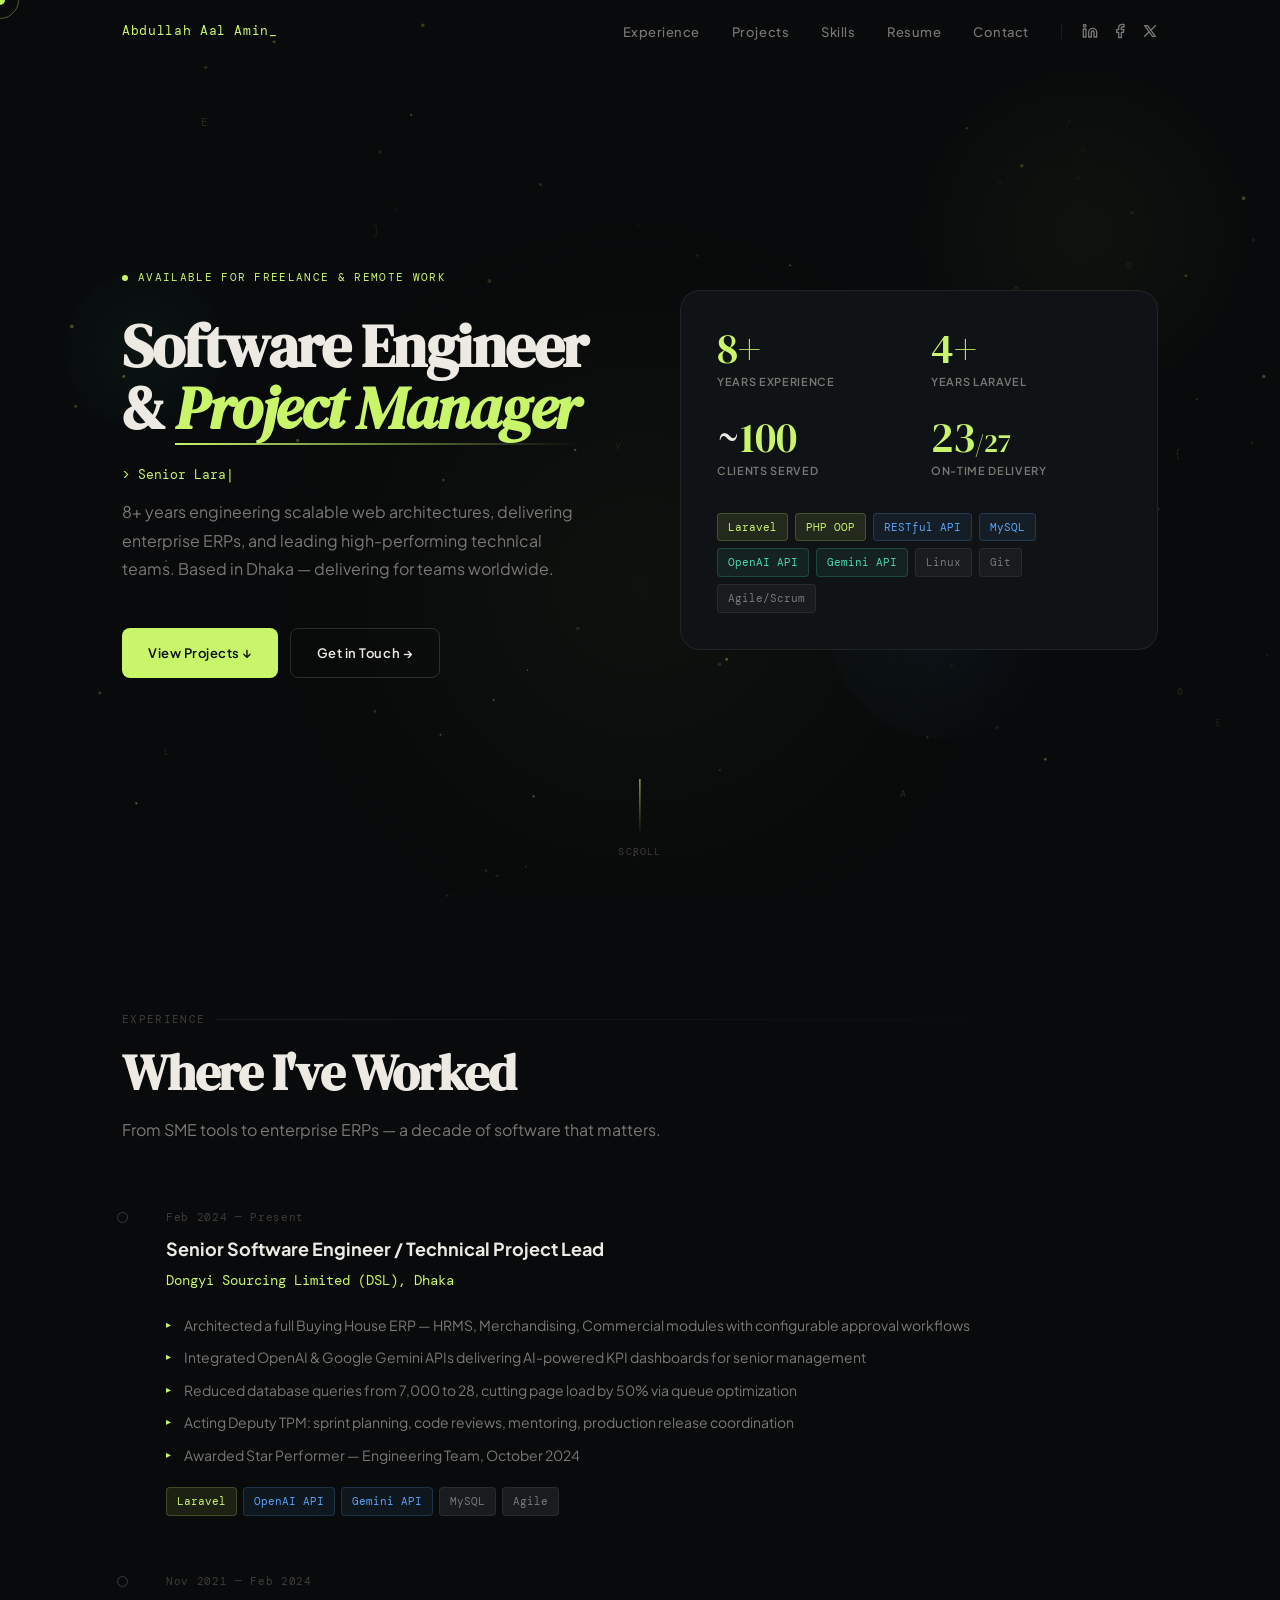
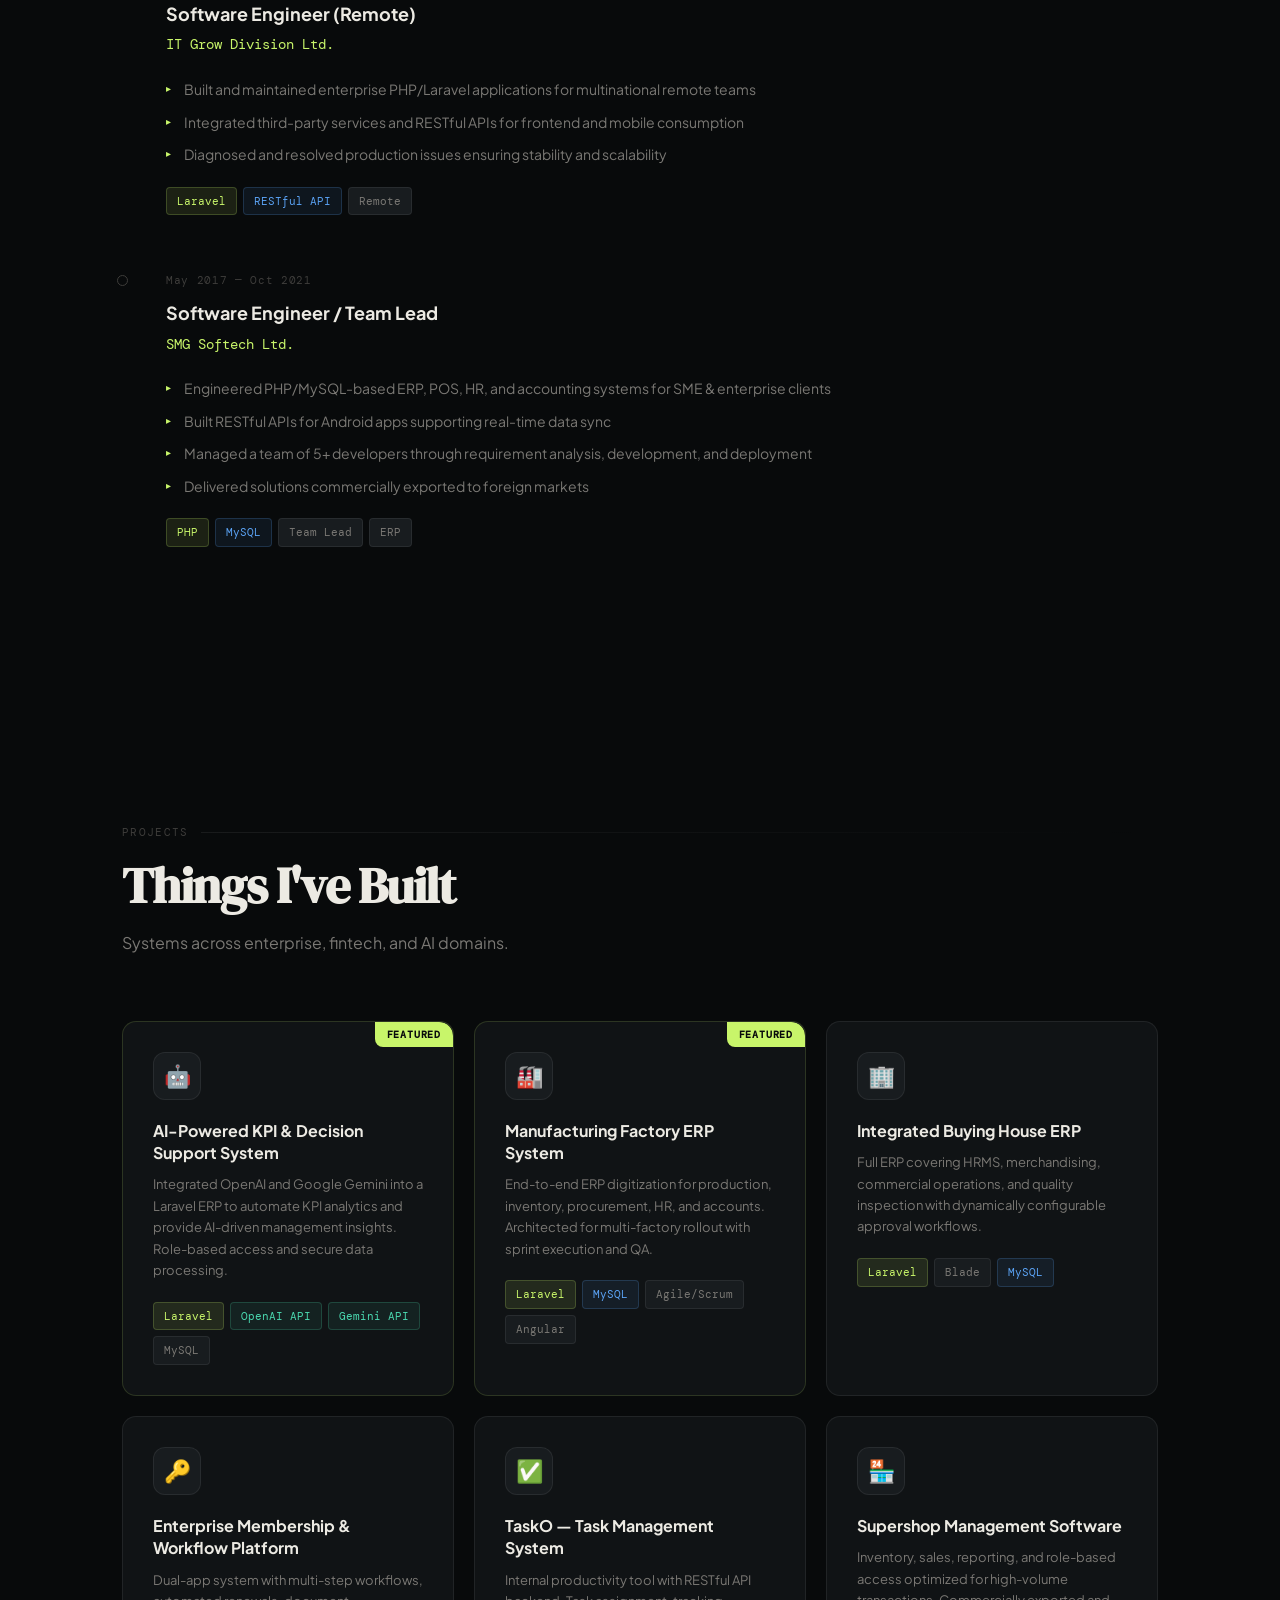
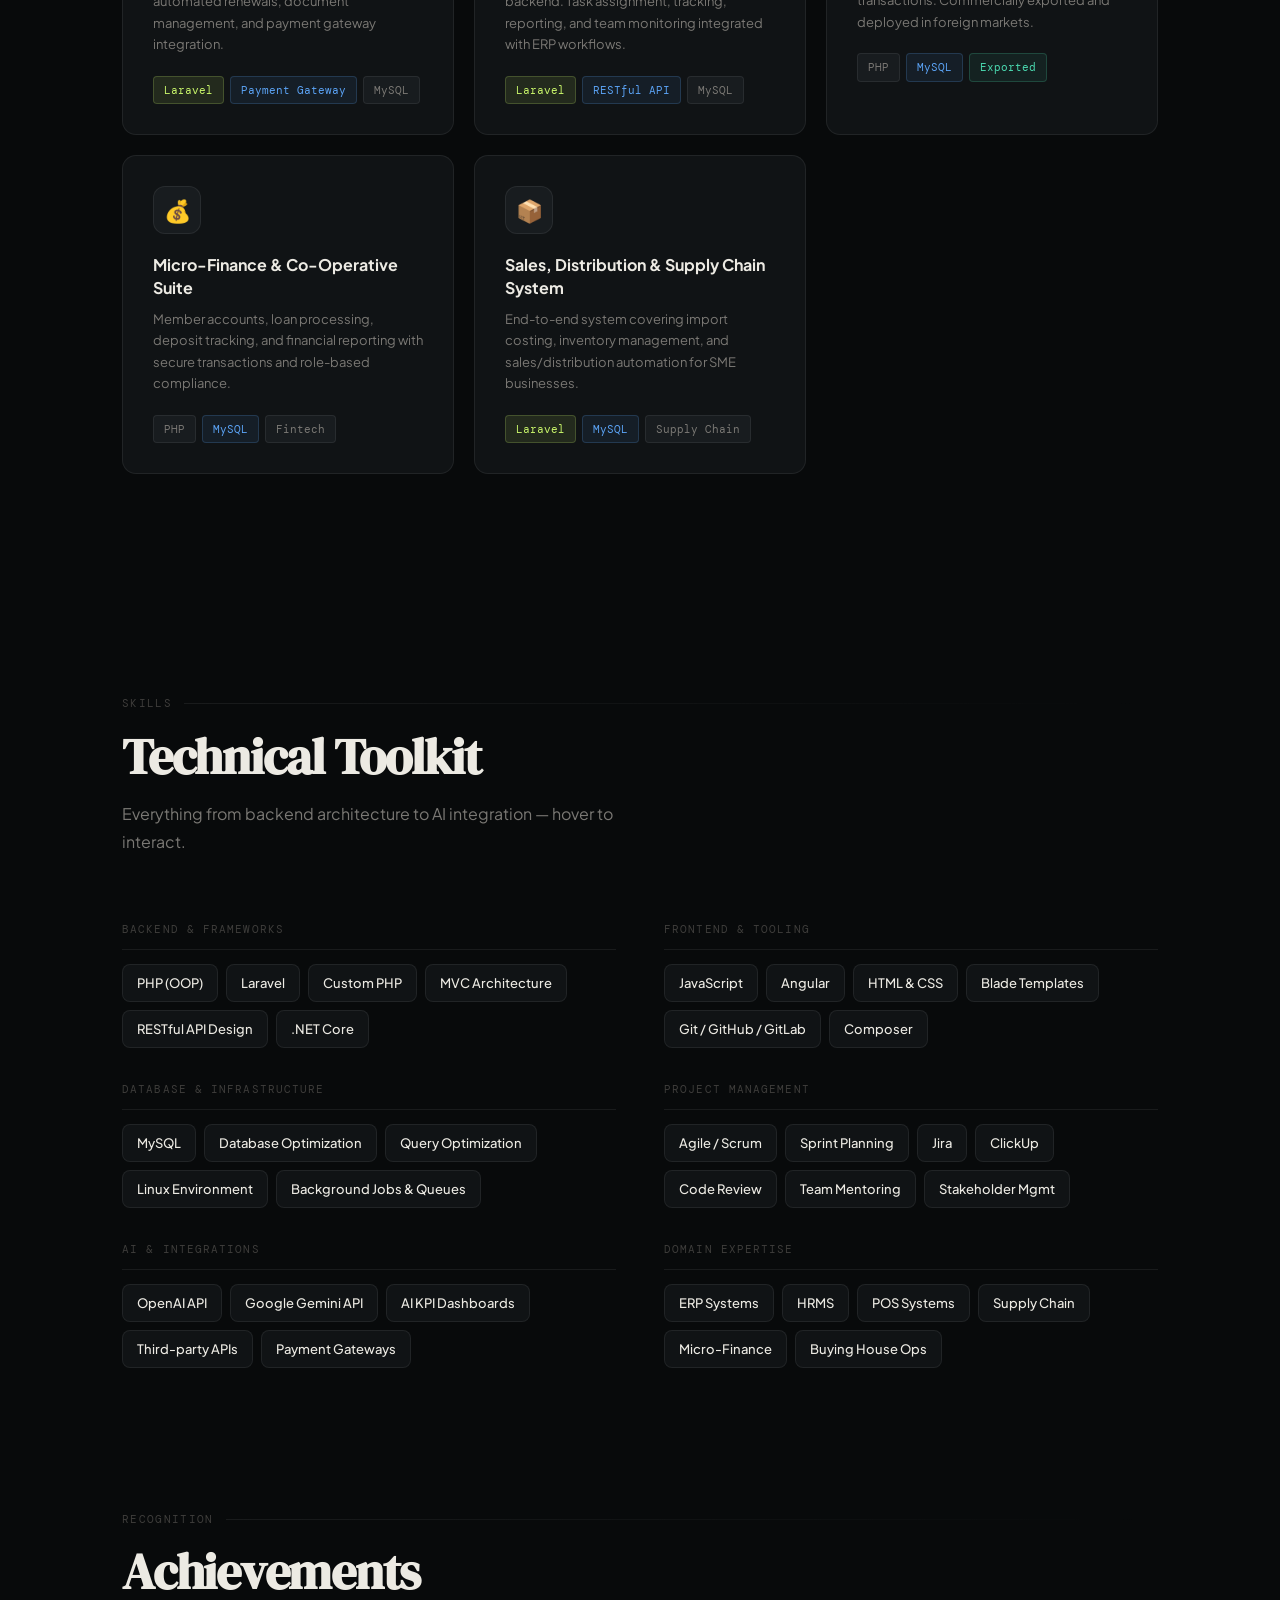
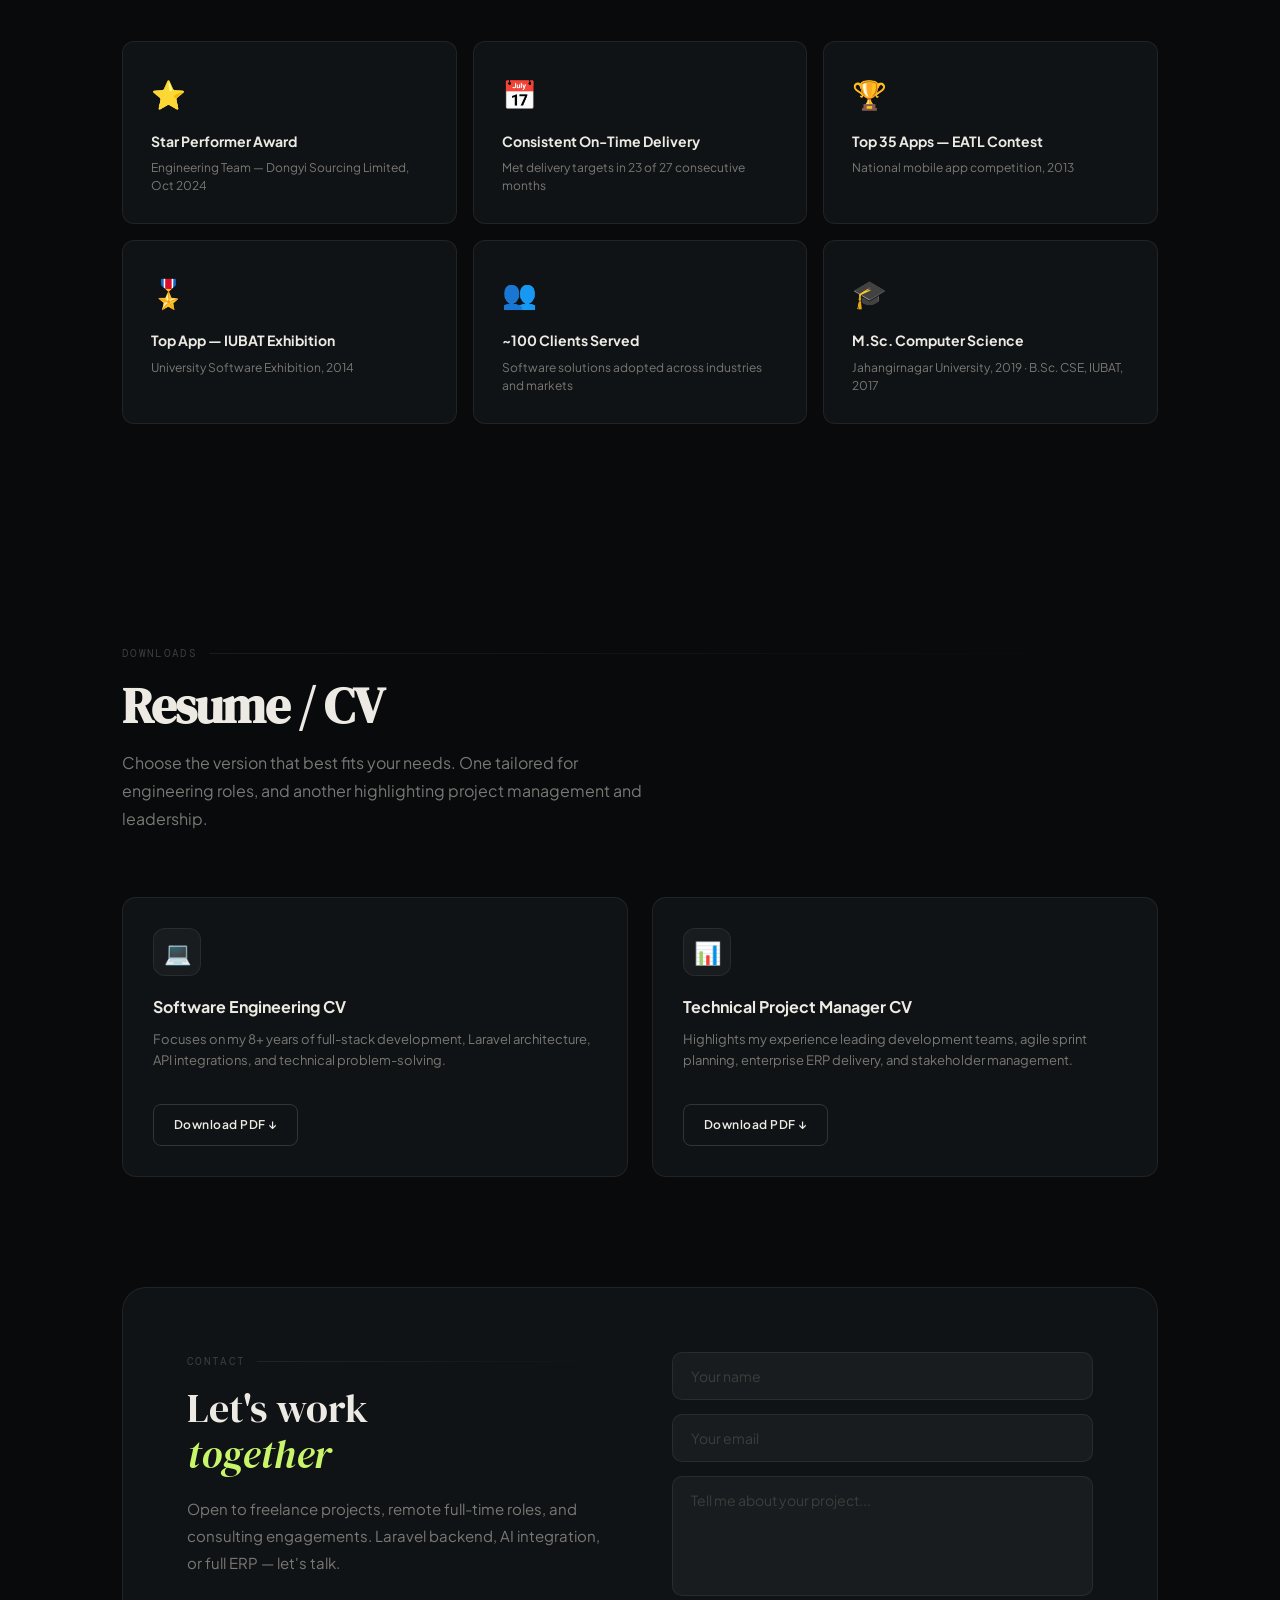
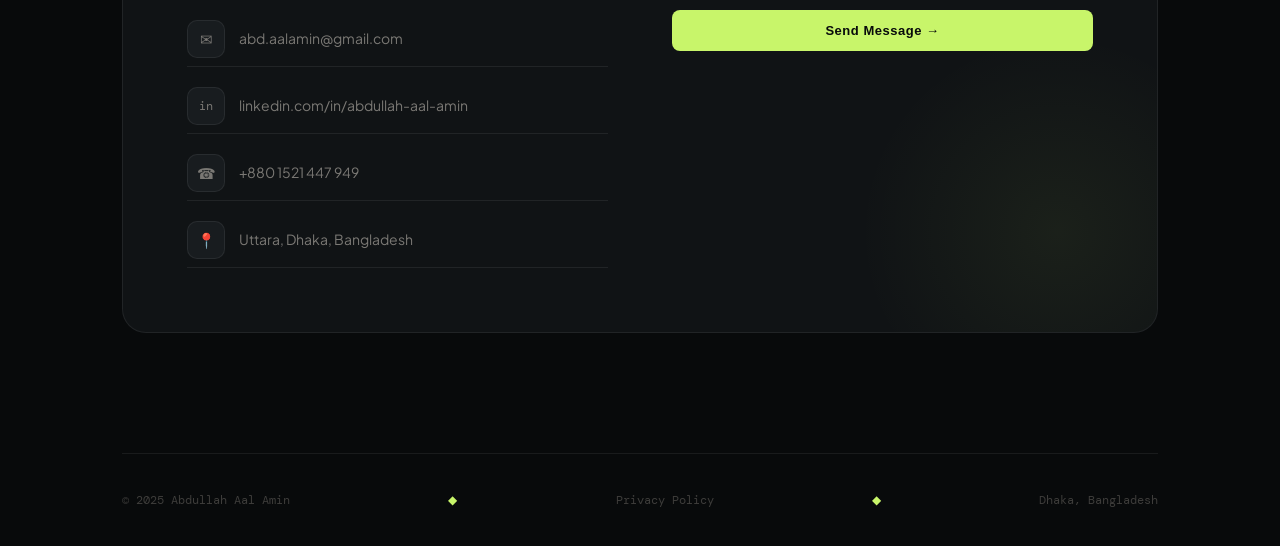
<file: index.html>
<!DOCTYPE html>
<html lang="en">

<head>
  <meta charset="UTF-8">
  <meta name="viewport" content="width=device-width, initial-scale=1.0">
  <title>Abdullah Aal Amin — Software Engineer & Technical Project Manager</title>
  <link rel="preconnect" href="https://fonts.googleapis.com">
  <link rel="preconnect" href="https://fonts.gstatic.com" crossorigin>
  <link
    href="https://fonts.googleapis.com/css2?family=DM+Serif+Display:ital@0;1&family=DM+Mono:wght@400;500&family=Plus+Jakarta+Sans:wght@300;400;500;600;700&display=swap"
    rel="stylesheet">
  <link rel="stylesheet" href="css/styles.css">
  <meta name="description"
    content="Abdullah Aal Amin - Senior Software Engineer & Technical Project Manager with 8+ years of experience building scalable applications, enterprise ERPs, and leading technical teams.">
  <meta name="keywords"
    content="Software Engineer, Technical Project Manager, Full Stack Developer, ERP Systems, AI Integration, Team Lead">
  <meta name="author" content="Abdullah Aal Amin">
</head>

<body>
  <div id="cur"></div>
  <div id="cur-r"></div>
  <canvas id="bgc"></canvas>

  <div class="wrap">

    <nav id="nav">
      <div class="in">
        <a href="#hero" class="nlogo">Abdullah Aal Amin</a>
        <div class="nav-right">
          <ul class="nlinks">
            <li><a href="#experience">Experience</a></li>
            <li><a href="#projects">Projects</a></li>
            <li><a href="#skills">Skills</a></li>
            <li><a href="#resume">Resume</a></li>
            <li><a href="#contact">Contact</a></li>
          </ul>
          <div class="social-share">
            <a href="https://www.linkedin.com/shareArticle?mini=true&url=https://sadi09.github.io/portfolio/" target="_blank" class="share-icon" title="Share on LinkedIn">
              <svg viewBox="0 0 24 24" width="16" height="16" stroke="currentColor" stroke-width="2" fill="none" stroke-linecap="round" stroke-linejoin="round"><path d="M16 8a6 6 0 0 1 6 6v7h-4v-7a2 2 0 0 0-2-2 2 2 0 0 0-2 2v7h-4v-7a6 6 0 0 1 6-6z"></path><rect x="2" y="9" width="4" height="12"></rect><circle cx="4" cy="4" r="2"></circle></svg>
            </a>
            <a href="https://www.facebook.com/sharer/sharer.php?u=https://sadi09.github.io/portfolio/" target="_blank" class="share-icon" title="Share on Facebook">
              <svg viewBox="0 0 24 24" width="16" height="16" stroke="currentColor" stroke-width="2" fill="none" stroke-linecap="round" stroke-linejoin="round"><path d="M18 2h-3a5 5 0 0 0-5 5v3H7v4h3v8h4v-8h3l1-4h-4V7a1 1 0 0 1 1-1h3z"></path></svg>
            </a>
            <a href="https://twitter.com/intent/tweet?url=https://sadi09.github.io/portfolio/" target="_blank" class="share-icon" title="Share on X">
              <svg viewBox="0 0 24 24" width="16" height="16" stroke="currentColor" stroke-width="2" fill="none" stroke-linecap="round" stroke-linejoin="round"><path d="M4 4l11.733 16h4.267l-11.733 -16z"></path><path d="M4 20l6.768 -6.768m2.46 -2.46l6.772 -6.772"></path></svg>
            </a>
          </div>
        </div>
      </div>
    </nav>

    <section id="hero">
      <div class="h-glow"></div>
      <div class="orb"
        style="width:320px;height:320px;background:radial-gradient(circle,rgba(200,245,106,.04),transparent);top:8%;right:3%;--d:10s;--x1:25px;--y1:-18px;--x2:-18px;--y2:22px">
      </div>
      <div class="orb"
        style="width:220px;height:220px;background:radial-gradient(circle,rgba(91,163,245,.05),transparent);bottom:18%;right:18%;--d:13s;--x1:-22px;--y1:14px;--x2:18px;--y2:-22px">
      </div>
      <div class="orb"
        style="width:160px;height:160px;background:radial-gradient(circle,rgba(74,217,176,.05),transparent);top:30%;left:5%;--d:8s;--x1:15px;--y1:20px;--x2:-20px;--y2:-10px">
      </div>
      <div class="container">
        <div class="h-grid">
          <div>
            <div class="eyebrow">
              <div class="edot"></div>Available for freelance &amp; remote work
            </div>
            <h1 style="font-size:clamp(40px,5vw,60px)">Software Engineer<br>&amp; <em>Project Manager</em></h1>
            <div class="tw-wrap"><span id="tw"></span><span
                style="color:var(--ac);animation:blink 1s step-end infinite">|</span></div>
            <p class="hero-desc">8+ years engineering scalable web architectures, delivering enterprise ERPs, and
              leading high-performing technical teams. Based in Dhaka — delivering for teams worldwide.</p>
            <div class="hctas">
              <a href="#projects" class="btn btn-p">View Projects ↓</a>
              <a href="#contact" class="btn btn-g">Get in Touch →</a>
            </div>
          </div>
          <div>
            <div class="hcard" id="hcard">
              <div class="hcard-glow"></div>
              <div class="sgrid">
                <div>
                  <div class="snum"><span class="cn" data-t="8">0</span><span>+</span></div>
                  <div class="slbl">Years Experience</div>
                </div>
                <div>
                  <div class="snum"><span class="cn" data-t="4">0</span><span>+</span></div>
                  <div class="slbl">Years Laravel</div>
                </div>
                <div>
                  <div class="snum">~<span class="cn" data-t="100">0</span></div>
                  <div class="slbl">Clients Served</div>
                </div>
                <div>
                  <div class="snum"><span class="cn" data-t="23">0</span><span
                      style="color:var(--ac);font-size:26px">/27</span></div>
                  <div class="slbl">On-Time Delivery</div>
                </div>
              </div>
              <div class="tbs">
                <span class="badge ac">Laravel</span><span class="badge ac">PHP OOP</span><span class="badge bl">RESTful
                  API</span><span class="badge bl">MySQL</span><span class="badge tl">OpenAI API</span><span
                  class="badge tl">Gemini API</span><span class="badge">Linux</span><span class="badge">Git</span><span
                  class="badge">Agile/Scrum</span>
              </div>
            </div>
          </div>
        </div>
      </div>
      <div class="scroll-ind">
        <div class="scroll-line"></div>
        <div class="scroll-txt">Scroll</div>
      </div>
    </section>

    <section id="experience">
      <div class="container">
        <div class="slabel rv">Experience</div>
        <h2 class="rv">Where I've Worked</h2>
        <p class="sdesc rv">From SME tools to enterprise ERPs — a decade of software that matters.</p>
        <div class="tline">
          <div class="tline-bar" id="tlbar"></div>
          <div class="tlitem rv">
            <div class="tldot"></div>
            <div class="tldate">Feb 2024 — Present</div>
            <div class="tlrole">Senior Software Engineer / Technical Project Lead</div>
            <div class="tlco">Dongyi Sourcing Limited (DSL), Dhaka</div>
            <div class="tldesc">
              <ul>
                <li>Architected a full Buying House ERP — HRMS, Merchandising, Commercial modules with configurable
                  approval workflows</li>
                <li>Integrated OpenAI &amp; Google Gemini APIs delivering AI-powered KPI dashboards for senior
                  management</li>
                <li>Reduced database queries from 7,000 to 28, cutting page load by 50% via queue optimization</li>
                <li>Acting Deputy TPM: sprint planning, code reviews, mentoring, production release coordination</li>
                <li>Awarded Star Performer — Engineering Team, October 2024</li>
              </ul>
            </div>
            <div class="tltags"><span class="badge ac">Laravel</span><span class="badge bl">OpenAI API</span><span
                class="badge bl">Gemini API</span><span class="badge">MySQL</span><span class="badge">Agile</span></div>
          </div>
          <div class="tlitem rv">
            <div class="tldot"></div>
            <div class="tldate">Nov 2021 — Feb 2024</div>
            <div class="tlrole">Software Engineer (Remote)</div>
            <div class="tlco">IT Grow Division Ltd.</div>
            <div class="tldesc">
              <ul>
                <li>Built and maintained enterprise PHP/Laravel applications for multinational remote teams</li>
                <li>Integrated third-party services and RESTful APIs for frontend and mobile consumption</li>
                <li>Diagnosed and resolved production issues ensuring stability and scalability</li>
              </ul>
            </div>
            <div class="tltags"><span class="badge ac">Laravel</span><span class="badge bl">RESTful API</span><span
                class="badge">Remote</span></div>
          </div>
          <div class="tlitem rv">
            <div class="tldot"></div>
            <div class="tldate">May 2017 — Oct 2021</div>
            <div class="tlrole">Software Engineer / Team Lead</div>
            <div class="tlco">SMG Softech Ltd.</div>
            <div class="tldesc">
              <ul>
                <li>Engineered PHP/MySQL-based ERP, POS, HR, and accounting systems for SME &amp; enterprise clients
                </li>
                <li>Built RESTful APIs for Android apps supporting real-time data sync</li>
                <li>Managed a team of 5+ developers through requirement analysis, development, and deployment</li>
                <li>Delivered solutions commercially exported to foreign markets</li>
              </ul>
            </div>
            <div class="tltags"><span class="badge ac">PHP</span><span class="badge bl">MySQL</span><span
                class="badge">Team Lead</span><span class="badge">ERP</span></div>
          </div>
        </div>
      </div>
    </section>

    <section id="projects">
      <div class="container">
        <div class="slabel rv">Projects</div>
        <h2 class="rv">Things I've Built</h2>
        <p class="sdesc rv">Systems across enterprise, fintech, and AI domains.</p>
        <div class="pgrid">
          <div class="pcard feat rv">
            <div class="flbl">Featured</div>
            <div class="picon">🤖</div>
            <div class="ptitle">AI-Powered KPI &amp; Decision Support System</div>
            <div class="pdesc">Integrated OpenAI and Google Gemini into a Laravel ERP to automate KPI analytics and
              provide AI-driven management insights. Role-based access and secure data processing.</div>
            <div class="ptags"><span class="badge ac">Laravel</span><span class="badge tl">OpenAI API</span><span
                class="badge tl">Gemini API</span><span class="badge">MySQL</span></div>
          </div>
          <div class="pcard feat rv">
            <div class="flbl">Featured</div>
            <div class="picon">🏭</div>
            <div class="ptitle">Manufacturing Factory ERP System</div>
            <div class="pdesc">End-to-end ERP digitization for production, inventory, procurement, HR, and accounts.
              Architected for multi-factory rollout with sprint execution and QA.</div>
            <div class="ptags"><span class="badge ac">Laravel</span><span class="badge bl">MySQL</span><span
                class="badge">Agile/Scrum</span><span class="badge">Angular</span></div>
          </div>
          <div class="pcard rv">
            <div class="picon">🏢</div>
            <div class="ptitle">Integrated Buying House ERP</div>
            <div class="pdesc">Full ERP covering HRMS, merchandising, commercial operations, and quality inspection with
              dynamically configurable approval workflows.</div>
            <div class="ptags"><span class="badge ac">Laravel</span><span class="badge">Blade</span><span
                class="badge bl">MySQL</span></div>
          </div>
          <div class="pcard rv">
            <div class="picon">🔑</div>
            <div class="ptitle">Enterprise Membership &amp; Workflow Platform</div>
            <div class="pdesc">Dual-app system with multi-step workflows, automated renewals, document management, and
              payment gateway integration.</div>
            <div class="ptags"><span class="badge ac">Laravel</span><span class="badge bl">Payment Gateway</span><span
                class="badge">MySQL</span></div>
          </div>
          <div class="pcard rv">
            <div class="picon">✅</div>
            <div class="ptitle">TaskO — Task Management System</div>
            <div class="pdesc">Internal productivity tool with RESTful API backend. Task assignment, tracking,
              reporting, and team monitoring integrated with ERP workflows.</div>
            <div class="ptags"><span class="badge ac">Laravel</span><span class="badge bl">RESTful API</span><span
                class="badge">MySQL</span></div>
          </div>
          <div class="pcard rv">
            <div class="picon">🏪</div>
            <div class="ptitle">Supershop Management Software</div>
            <div class="pdesc">Inventory, sales, reporting, and role-based access optimized for high-volume
              transactions. Commercially exported and deployed in foreign markets.</div>
            <div class="ptags"><span class="badge">PHP</span><span class="badge bl">MySQL</span><span
                class="badge tl">Exported</span></div>
          </div>
          <div class="pcard rv">
            <div class="picon">💰</div>
            <div class="ptitle">Micro-Finance &amp; Co-Operative Suite</div>
            <div class="pdesc">Member accounts, loan processing, deposit tracking, and financial reporting with secure
              transactions and role-based compliance.</div>
            <div class="ptags"><span class="badge">PHP</span><span class="badge bl">MySQL</span><span
                class="badge">Fintech</span></div>
          </div>
          <div class="pcard rv">
            <div class="picon">📦</div>
            <div class="ptitle">Sales, Distribution &amp; Supply Chain System</div>
            <div class="pdesc">End-to-end system covering import costing, inventory management, and sales/distribution
              automation for SME businesses.</div>
            <div class="ptags"><span class="badge ac">Laravel</span><span class="badge bl">MySQL</span><span
                class="badge">Supply Chain</span></div>
          </div>
        </div>
      </div>
    </section>

    <section id="skills">
      <div class="container">
        <div class="slabel rv">Skills</div>
        <h2 class="rv">Technical Toolkit</h2>
        <p class="sdesc rv">Everything from backend architecture to AI integration — hover to interact.</p>
        <div class="sklayout">
          <div>
            <div class="skgroup rv">
              <div class="sktitle">Backend &amp; Frameworks</div>
              <div class="sklist"><span class="skchip"><span>PHP (OOP)</span></span><span
                  class="skchip"><span>Laravel</span></span><span class="skchip"><span>Custom PHP</span></span><span
                  class="skchip"><span>MVC Architecture</span></span><span class="skchip"><span>RESTful API
                    Design</span></span><span class="skchip"><span>.NET Core</span></span></div>
            </div>
            <div class="skgroup rv">
              <div class="sktitle">Database &amp; Infrastructure</div>
              <div class="sklist"><span class="skchip"><span>MySQL</span></span><span class="skchip"><span>Database
                    Optimization</span></span><span class="skchip"><span>Query Optimization</span></span><span
                  class="skchip"><span>Linux Environment</span></span><span class="skchip"><span>Background Jobs &amp;
                    Queues</span></span></div>
            </div>
            <div class="skgroup rv">
              <div class="sktitle">AI &amp; Integrations</div>
              <div class="sklist"><span class="skchip"><span>OpenAI API</span></span><span class="skchip"><span>Google
                    Gemini API</span></span><span class="skchip"><span>AI KPI Dashboards</span></span><span
                  class="skchip"><span>Third-party APIs</span></span><span class="skchip"><span>Payment
                    Gateways</span></span></div>
            </div>
          </div>
          <div>
            <div class="skgroup rv">
              <div class="sktitle">Frontend &amp; Tooling</div>
              <div class="sklist"><span class="skchip"><span>JavaScript</span></span><span
                  class="skchip"><span>Angular</span></span><span class="skchip"><span>HTML &amp; CSS</span></span><span
                  class="skchip"><span>Blade Templates</span></span><span class="skchip"><span>Git / GitHub /
                    GitLab</span></span><span class="skchip"><span>Composer</span></span></div>
            </div>
            <div class="skgroup rv">
              <div class="sktitle">Project Management</div>
              <div class="sklist"><span class="skchip"><span>Agile / Scrum</span></span><span
                  class="skchip"><span>Sprint Planning</span></span><span class="skchip"><span>Jira</span></span><span
                  class="skchip"><span>ClickUp</span></span><span class="skchip"><span>Code Review</span></span><span
                  class="skchip"><span>Team Mentoring</span></span><span class="skchip"><span>Stakeholder
                    Mgmt</span></span></div>
            </div>
            <div class="skgroup rv">
              <div class="sktitle">Domain Expertise</div>
              <div class="sklist"><span class="skchip"><span>ERP Systems</span></span><span
                  class="skchip"><span>HRMS</span></span><span class="skchip"><span>POS Systems</span></span><span
                  class="skchip"><span>Supply Chain</span></span><span
                  class="skchip"><span>Micro-Finance</span></span><span class="skchip"><span>Buying House
                    Ops</span></span></div>
            </div>
          </div>
        </div>
      </div>
    </section>

    <section id="achievements" style="padding-top:0">
      <div class="container">
        <div class="slabel rv">Recognition</div>
        <h2 class="rv">Achievements</h2><br>
        <div class="agrid">
          <div class="acard rv">
            <div class="aicon">⭐</div>
            <div class="atitle">Star Performer Award</div>
            <div class="asub">Engineering Team — Dongyi Sourcing Limited, Oct 2024</div>
          </div>
          <div class="acard rv">
            <div class="aicon">📅</div>
            <div class="atitle">Consistent On-Time Delivery</div>
            <div class="asub">Met delivery targets in 23 of 27 consecutive months</div>
          </div>
          <div class="acard rv">
            <div class="aicon">🏆</div>
            <div class="atitle">Top 35 Apps — EATL Contest</div>
            <div class="asub">National mobile app competition, 2013</div>
          </div>
          <div class="acard rv">
            <div class="aicon">🎖️</div>
            <div class="atitle">Top App — IUBAT Exhibition</div>
            <div class="asub">University Software Exhibition, 2014</div>
          </div>
          <div class="acard rv">
            <div class="aicon">👥</div>
            <div class="atitle">~100 Clients Served</div>
            <div class="asub">Software solutions adopted across industries and markets</div>
          </div>
          <div class="acard rv">
            <div class="aicon">🎓</div>
            <div class="atitle">M.Sc. Computer Science</div>
            <div class="asub">Jahangirnagar University, 2019 · B.Sc. CSE, IUBAT, 2017</div>
          </div>
        </div>
      </div>
    </section>

    <section id="resume">
      <div class="container">
        <div class="slabel rv">Downloads</div>
        <h2 class="rv">Resume / CV</h2>
        <p class="sdesc rv">Choose the version that best fits your needs. One tailored for engineering roles, and
          another highlighting project management and leadership.</p>
        <div class="dgrid">
          <div class="pcard rv">
            <div class="picon">💻</div>
            <div class="ptitle">Software Engineering CV</div>
            <div class="pdesc">Focuses on my 8+ years of full-stack development, Laravel architecture, API integrations,
              and technical problem-solving.</div>
            <a href="assets/cvs/Abdullah_Aal_Amin_Laravel_CV.pdf" download class="btn btn-g"
              style="margin-top:12px; font-size:12px; padding:10px 20px; cursor:none;">Download PDF ↓</a>
          </div>
          <div class="pcard rv">
            <div class="picon">📊</div>
            <div class="ptitle">Technical Project Manager CV</div>
            <div class="pdesc">Highlights my experience leading development teams, agile sprint planning, enterprise ERP
              delivery, and stakeholder management.</div>
            <a href="assets/cvs/Abdullah Aal Aminn – Technical Project Manager.pdf" download class="btn btn-g"
              style="margin-top:12px; font-size:12px; padding:10px 20px; cursor:none;">Download PDF ↓</a>
          </div>
        </div>
      </div>
    </section>

    <section id="contact" style="padding-bottom:120px; padding-top:0;">
      <div class="container">
        <div class="cwrap rv">
          <div class="cblob"></div>
          <div>
            <div class="slabel" style="margin-bottom:14px">Contact</div>
            <div class="ctitle">Let's work<br><em style="font-style:italic;color:var(--ac)">together</em></div>
            <p class="cdesc">Open to freelance projects, remote full-time roles, and consulting engagements. Laravel
              backend, AI integration, or full ERP — let's talk.</p>
            <div class="clinks">
              <a href="mailto:abd.aalamin@gmail.com" class="clink">
                <div class="clico">✉</div>abd.aalamin@gmail.com
              </a>
              <a href="https://linkedin.com/in/abdullah-aal-amin" target="_blank" class="clink">
                <div class="clico" style="font-family:var(--fm);font-size:12px">in</div>
                linkedin.com/in/abdullah-aal-amin
              </a>
              <a href="tel:+8801521447949" class="clink">
                <div class="clico">☎</div>+880 1521 447 949
              </a>
              <span class="clink" style="cursor:default">
                <div class="clico">📍</div>Uttara, Dhaka, Bangladesh
              </span>
            </div>
          </div>
          <div>
            <form id="contact-form" action="https://formspree.io/f/xnjgkadk" method="POST">
              <input type="hidden" name="_subject" value="Portfolio Contact Form Submission">
              <div class="cform">
                <input type="text" name="name" placeholder="Your name" required>
                <input type="email" name="email" placeholder="Your email" required>
                <textarea name="message" rows="5" placeholder="Tell me about your project..." required></textarea>
                <button type="submit" class="btn btn-p" id="submit-btn" style="width:100%;justify-content:center">
                  <span id="btn-text">Send Message →</span>
                  <span id="btn-loading" style="display:none">Sending...</span>
                </button>
                <div id="form-status" style="display:none;"></div>
              </div>
            </form>
          </div>
        </div>
      </div>
  </div>
  </section>

  <div class="container">
    <footer>
      <span>© 2025 Abdullah Aal Amin</span>
      <span class="fsep" style="color:var(--ac)">◆</span>
      <a href="privacy-policy.html" style="color:var(--di); text-decoration:none; transition:color 0.2s;"
        onmouseover="this.style.color='var(--tx)'" onmouseout="this.style.color='var(--di)'">Privacy Policy</a>
      <span class="fsep" style="color:var(--ac)">◆</span>
      <span>Dhaka, Bangladesh</span>
    </footer>
  </div>
  </div>

  <script src="js/script.js" defer></script>
</body>

</html>
</file>
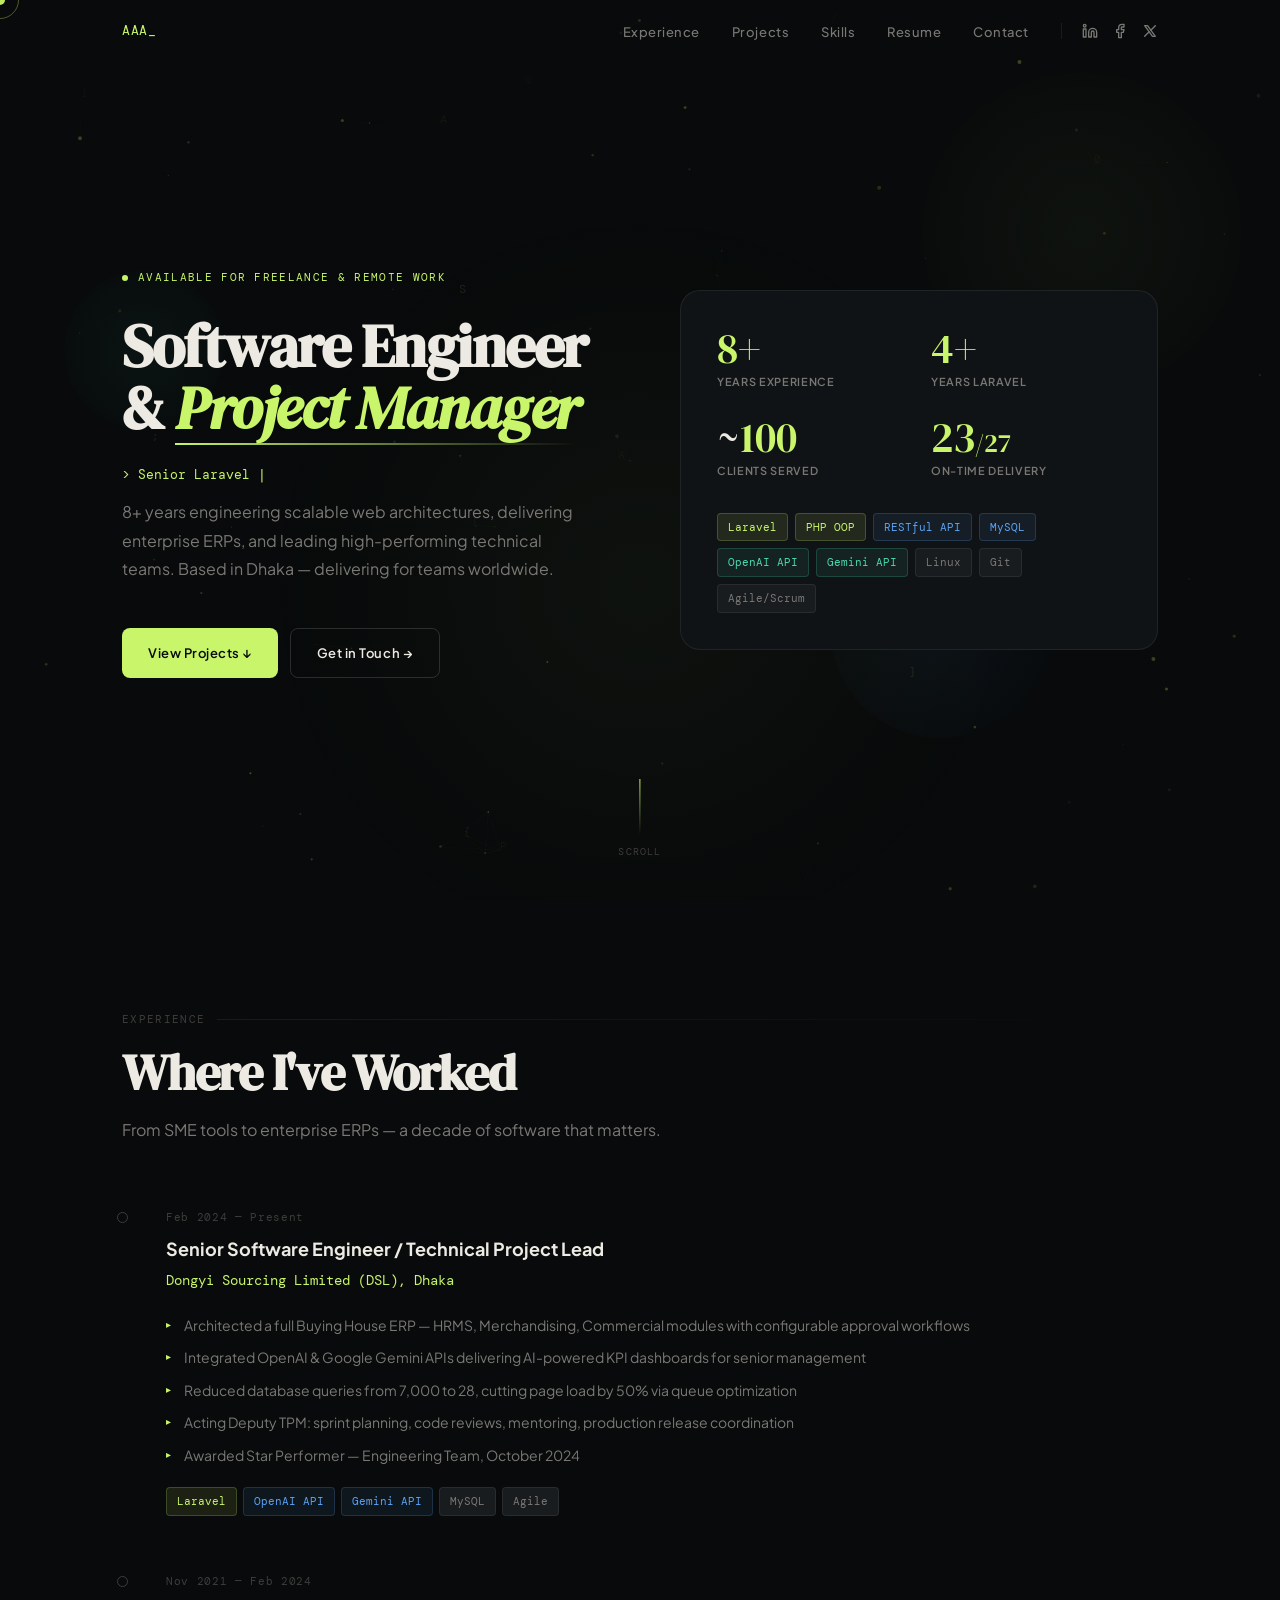
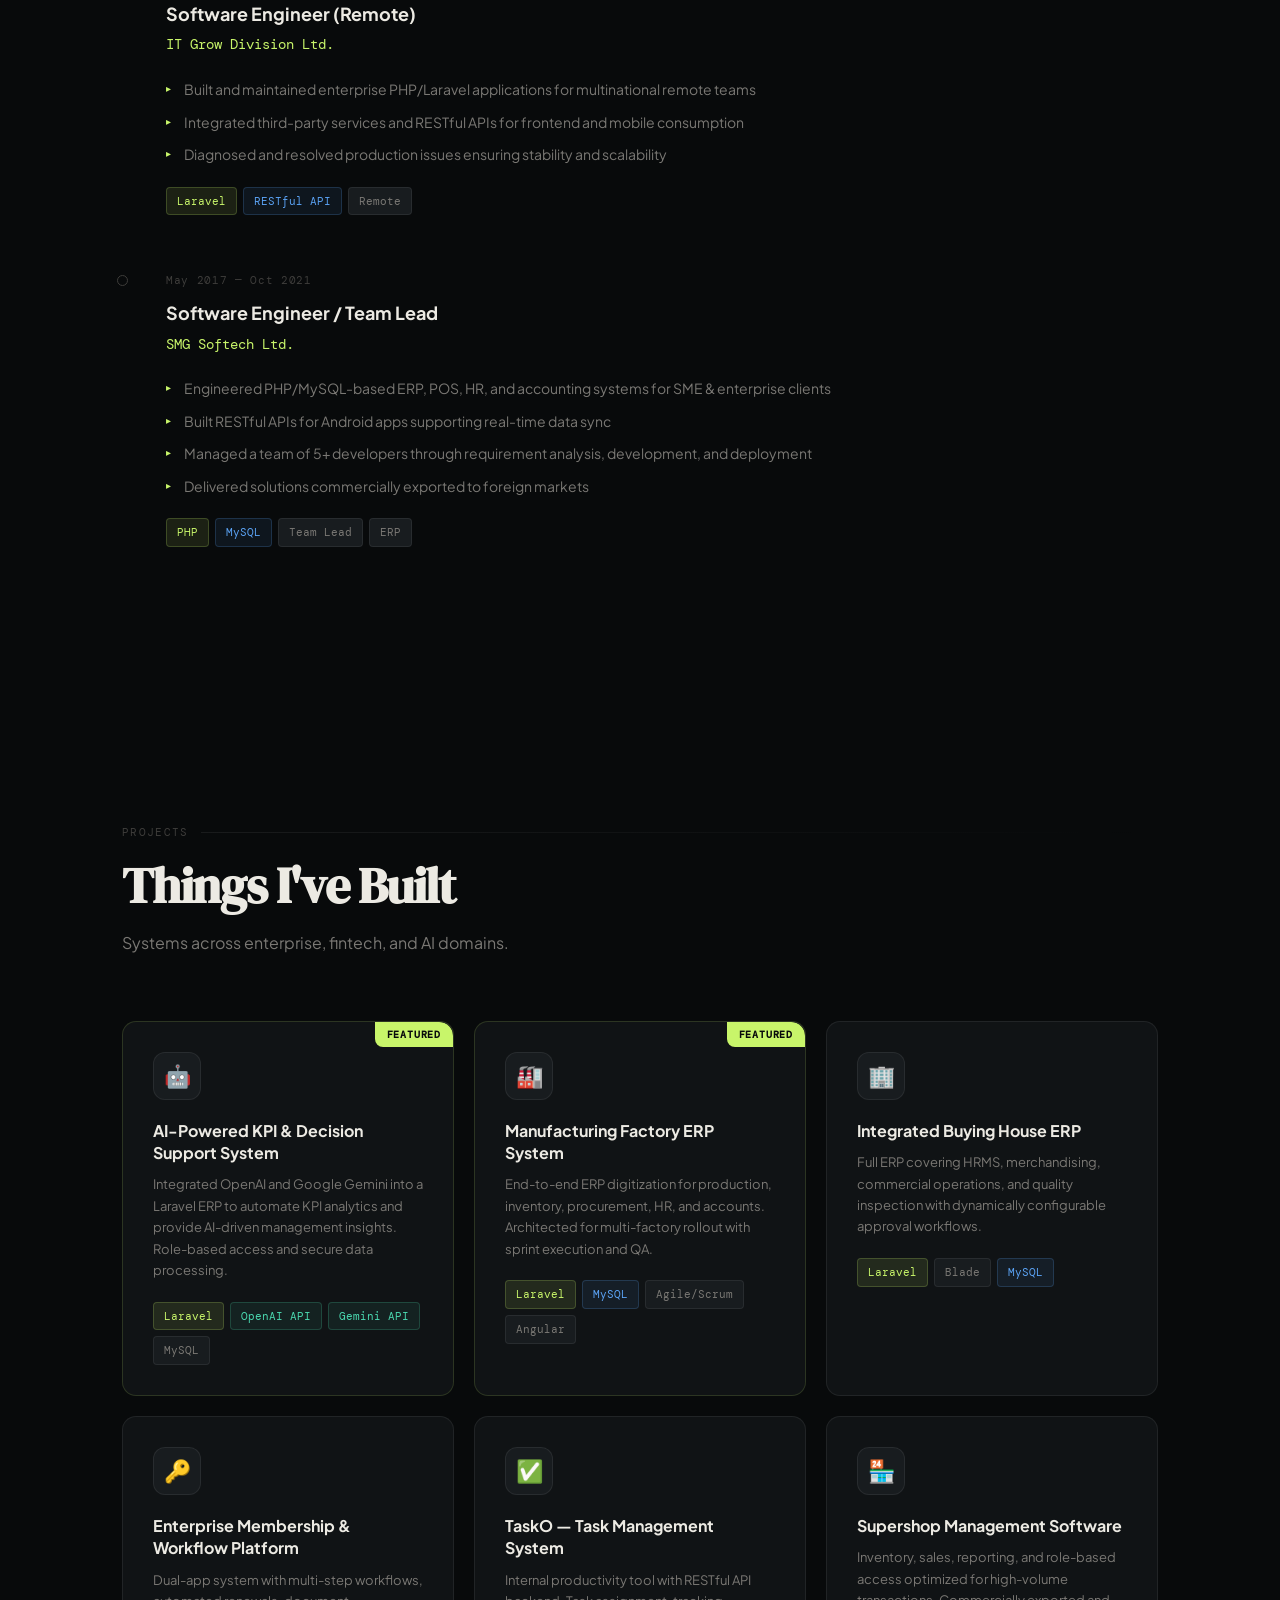
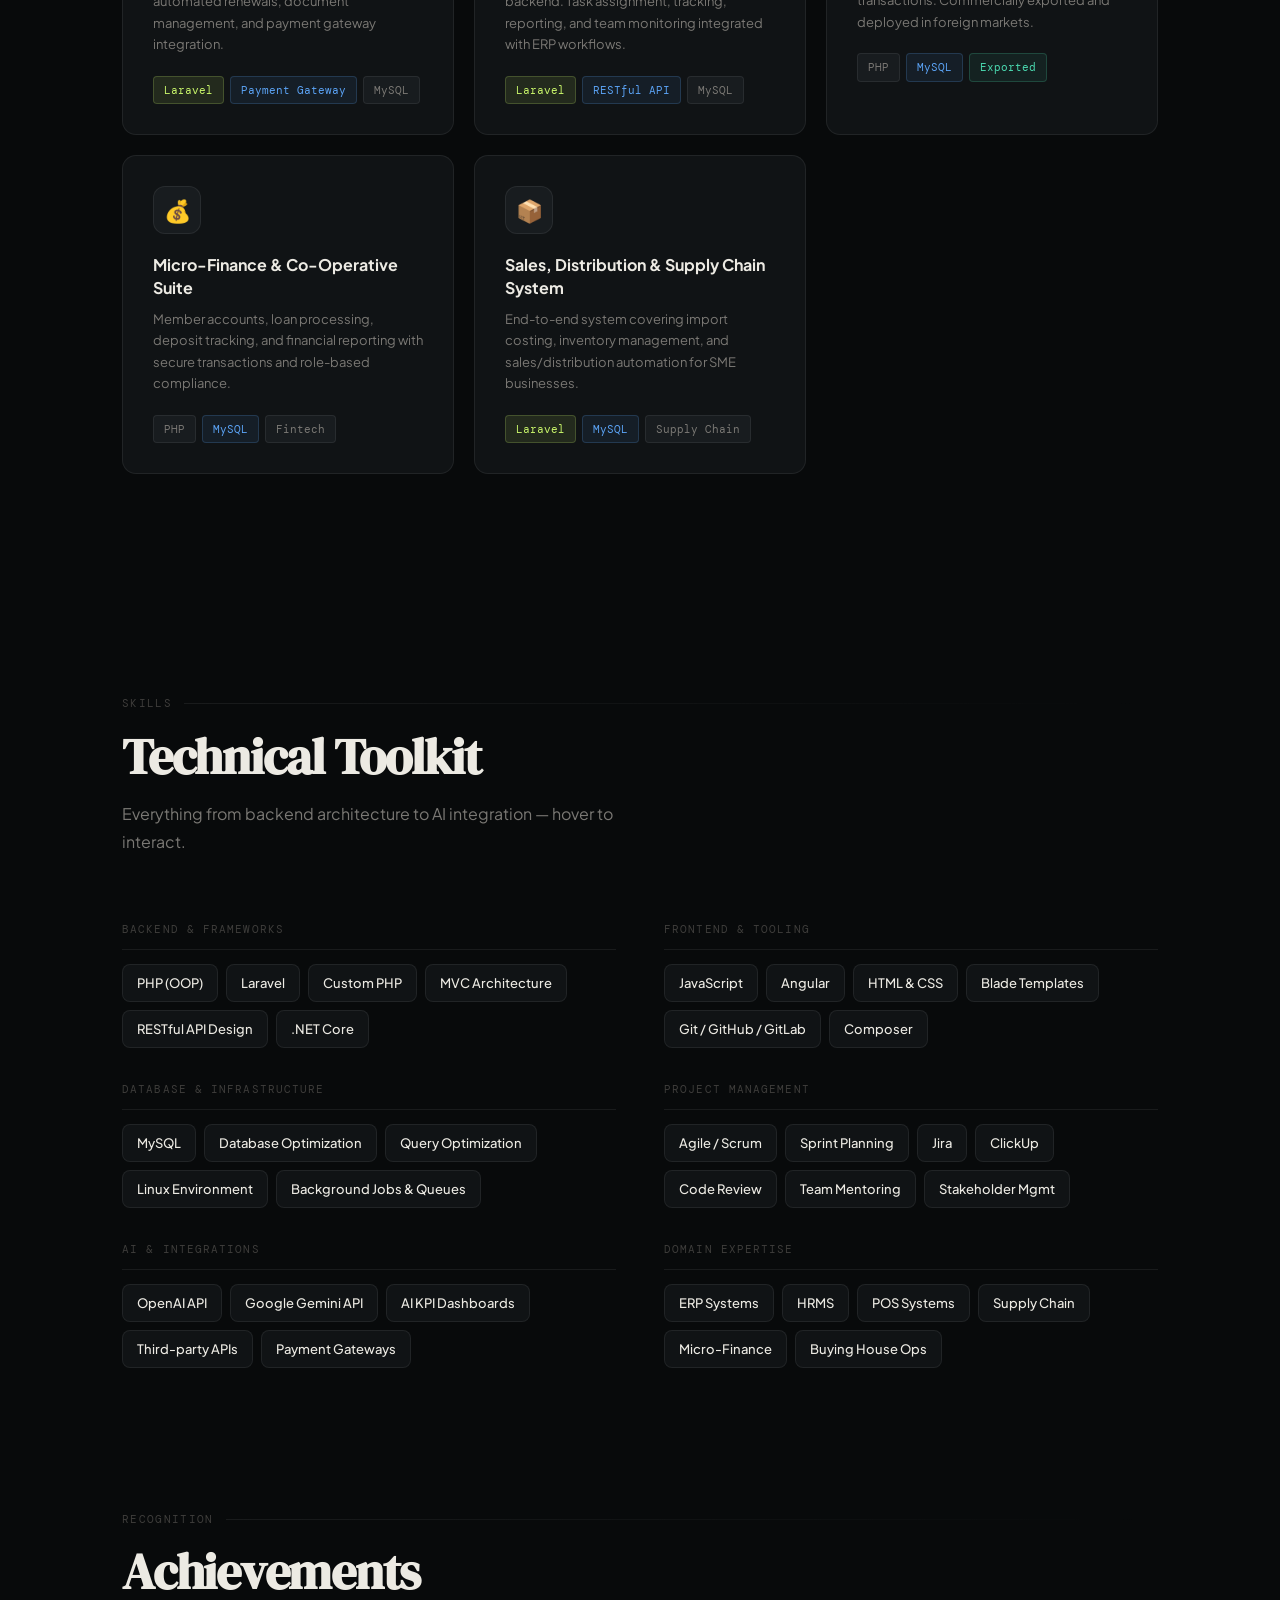
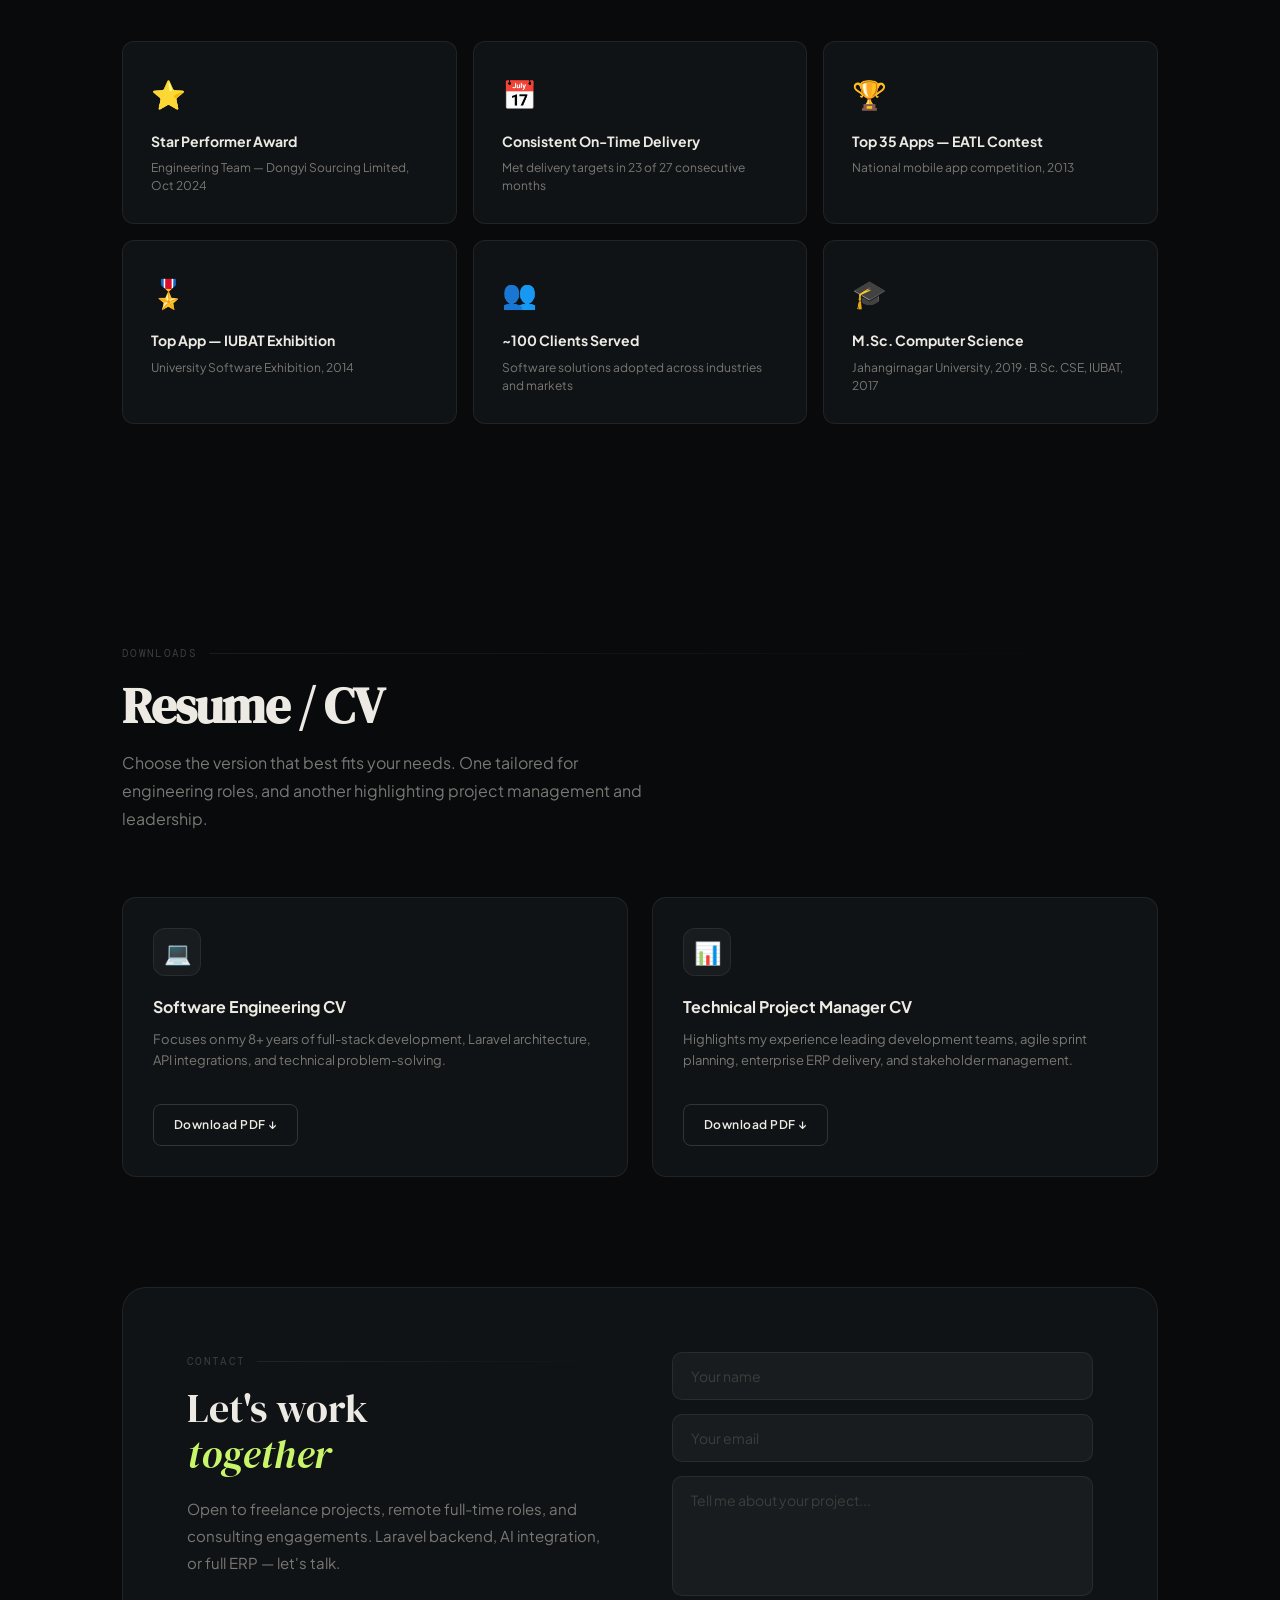
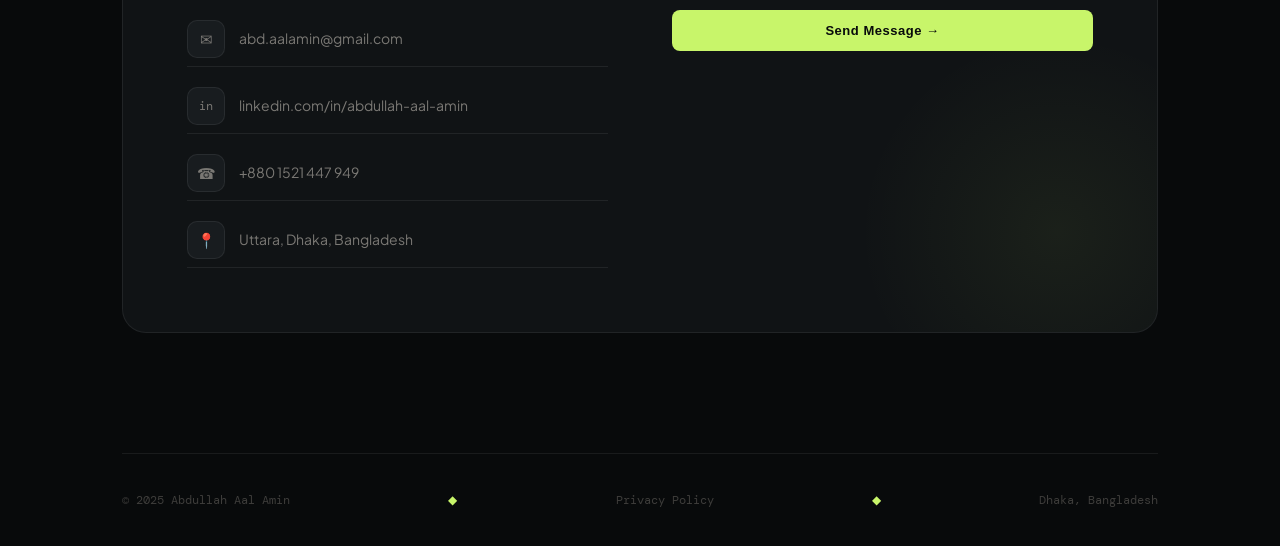
<file: portfolio.html>
<!DOCTYPE html>
<html lang="en">
<head>
<meta charset="UTF-8">
<meta name="viewport" content="width=device-width, initial-scale=1.0">
<title>Abdullah Aal Amin — Software Engineer & Technical Project Manager</title>
<link rel="preconnect" href="https://fonts.googleapis.com">
<link rel="preconnect" href="https://fonts.gstatic.com" crossorigin>
<link href="https://fonts.googleapis.com/css2?family=DM+Serif+Display:ital@0;1&family=DM+Mono:wght@400;500&family=Plus+Jakarta+Sans:wght@300;400;500;600;700&display=swap" rel="stylesheet">
<link rel="stylesheet" href="css/styles.css">
</head>
<body>
<div id="cur"></div>
<div id="cur-r"></div>
<canvas id="bgc"></canvas>

<div class="wrap">

<nav id="nav">
  <div class="in">
    <a href="#hero" class="nlogo">AAA</a>
    <div class="nav-right">
      <ul class="nlinks">
        <li><a href="#experience">Experience</a></li>
        <li><a href="#projects">Projects</a></li>
        <li><a href="#skills">Skills</a></li>
        <li><a href="#resume">Resume</a></li>
        <li><a href="#contact">Contact</a></li>
      </ul>
      <div class="social-share">
        <a href="https://www.linkedin.com/shareArticle?mini=true&url=https://abdullah-aal-amin.com" target="_blank" class="share-icon" title="Share on LinkedIn">
          <svg viewBox="0 0 24 24" width="16" height="16" stroke="currentColor" stroke-width="2" fill="none" stroke-linecap="round" stroke-linejoin="round"><path d="M16 8a6 6 0 0 1 6 6v7h-4v-7a2 2 0 0 0-2-2 2 2 0 0 0-2 2v7h-4v-7a6 6 0 0 1 6-6z"></path><rect x="2" y="9" width="4" height="12"></rect><circle cx="4" cy="4" r="2"></circle></svg>
        </a>
        <a href="https://www.facebook.com/sharer/sharer.php?u=https://abdullah-aal-amin.com" target="_blank" class="share-icon" title="Share on Facebook">
          <svg viewBox="0 0 24 24" width="16" height="16" stroke="currentColor" stroke-width="2" fill="none" stroke-linecap="round" stroke-linejoin="round"><path d="M18 2h-3a5 5 0 0 0-5 5v3H7v4h3v8h4v-8h3l1-4h-4V7a1 1 0 0 1 1-1h3z"></path></svg>
        </a>
        <a href="https://twitter.com/intent/tweet?url=https://abdullah-aal-amin.com" target="_blank" class="share-icon" title="Share on X">
          <svg viewBox="0 0 24 24" width="16" height="16" stroke="currentColor" stroke-width="2" fill="none" stroke-linecap="round" stroke-linejoin="round"><path d="M4 4l11.733 16h4.267l-11.733 -16z"></path><path d="M4 20l6.768 -6.768m2.46 -2.46l6.772 -6.772"></path></svg>
        </a>
      </div>
    </div>
  </div>
</nav>

<section id="hero">
  <div class="h-glow"></div>
  <div class="orb" style="width:320px;height:320px;background:radial-gradient(circle,rgba(200,245,106,.04),transparent);top:8%;right:3%;--d:10s;--x1:25px;--y1:-18px;--x2:-18px;--y2:22px"></div>
  <div class="orb" style="width:220px;height:220px;background:radial-gradient(circle,rgba(91,163,245,.05),transparent);bottom:18%;right:18%;--d:13s;--x1:-22px;--y1:14px;--x2:18px;--y2:-22px"></div>
  <div class="orb" style="width:160px;height:160px;background:radial-gradient(circle,rgba(74,217,176,.05),transparent);top:30%;left:5%;--d:8s;--x1:15px;--y1:20px;--x2:-20px;--y2:-10px"></div>
  <div class="container">
    <div class="h-grid">
      <div>
        <div class="eyebrow"><div class="edot"></div>Available for freelance &amp; remote work</div>
        <h1 style="font-size:clamp(40px,5vw,60px)">Software Engineer<br>&amp; <em>Project Manager</em></h1>
        <div class="tw-wrap"><span id="tw"></span><span style="color:var(--ac);animation:blink 1s step-end infinite">|</span></div>
        <p class="hero-desc">8+ years engineering scalable web architectures, delivering enterprise ERPs, and leading high-performing technical teams. Based in Dhaka — delivering for teams worldwide.</p>
        <div class="hctas">
          <a href="#projects" class="btn btn-p">View Projects ↓</a>
          <a href="#contact" class="btn btn-g">Get in Touch →</a>
        </div>
      </div>
      <div>
        <div class="hcard" id="hcard">
          <div class="hcard-glow"></div>
          <div class="sgrid">
            <div><div class="snum"><span class="cn" data-t="8">0</span><span>+</span></div><div class="slbl">Years Experience</div></div>
            <div><div class="snum"><span class="cn" data-t="4">0</span><span>+</span></div><div class="slbl">Years Laravel</div></div>
            <div><div class="snum">~<span class="cn" data-t="100">0</span></div><div class="slbl">Clients Served</div></div>
            <div><div class="snum"><span class="cn" data-t="23">0</span><span style="color:var(--ac);font-size:26px">/27</span></div><div class="slbl">On-Time Delivery</div></div>
          </div>
          <div class="tbs">
            <span class="badge ac">Laravel</span><span class="badge ac">PHP OOP</span><span class="badge bl">RESTful API</span><span class="badge bl">MySQL</span><span class="badge tl">OpenAI API</span><span class="badge tl">Gemini API</span><span class="badge">Linux</span><span class="badge">Git</span><span class="badge">Agile/Scrum</span>
          </div>
        </div>
      </div>
    </div>
  </div>
  <div class="scroll-ind">
    <div class="scroll-line"></div>
    <div class="scroll-txt">Scroll</div>
  </div>
</section>

<section id="experience">
  <div class="container">
    <div class="slabel rv">Experience</div>
    <h2 class="rv">Where I've Worked</h2>
    <p class="sdesc rv">From SME tools to enterprise ERPs — a decade of software that matters.</p>
    <div class="tline">
      <div class="tline-bar" id="tlbar"></div>
      <div class="tlitem rv">
        <div class="tldot"></div>
        <div class="tldate">Feb 2024 — Present</div>
        <div class="tlrole">Senior Software Engineer / Technical Project Lead</div>
        <div class="tlco">Dongyi Sourcing Limited (DSL), Dhaka</div>
        <div class="tldesc"><ul>
          <li>Architected a full Buying House ERP — HRMS, Merchandising, Commercial modules with configurable approval workflows</li>
          <li>Integrated OpenAI &amp; Google Gemini APIs delivering AI-powered KPI dashboards for senior management</li>
          <li>Reduced database queries from 7,000 to 28, cutting page load by 50% via queue optimization</li>
          <li>Acting Deputy TPM: sprint planning, code reviews, mentoring, production release coordination</li>
          <li>Awarded Star Performer — Engineering Team, October 2024</li>
        </ul></div>
        <div class="tltags"><span class="badge ac">Laravel</span><span class="badge bl">OpenAI API</span><span class="badge bl">Gemini API</span><span class="badge">MySQL</span><span class="badge">Agile</span></div>
      </div>
      <div class="tlitem rv">
        <div class="tldot"></div>
        <div class="tldate">Nov 2021 — Feb 2024</div>
        <div class="tlrole">Software Engineer (Remote)</div>
        <div class="tlco">IT Grow Division Ltd.</div>
        <div class="tldesc"><ul>
          <li>Built and maintained enterprise PHP/Laravel applications for multinational remote teams</li>
          <li>Integrated third-party services and RESTful APIs for frontend and mobile consumption</li>
          <li>Diagnosed and resolved production issues ensuring stability and scalability</li>
        </ul></div>
        <div class="tltags"><span class="badge ac">Laravel</span><span class="badge bl">RESTful API</span><span class="badge">Remote</span></div>
      </div>
      <div class="tlitem rv">
        <div class="tldot"></div>
        <div class="tldate">May 2017 — Oct 2021</div>
        <div class="tlrole">Software Engineer / Team Lead</div>
        <div class="tlco">SMG Softech Ltd.</div>
        <div class="tldesc"><ul>
          <li>Engineered PHP/MySQL-based ERP, POS, HR, and accounting systems for SME &amp; enterprise clients</li>
          <li>Built RESTful APIs for Android apps supporting real-time data sync</li>
          <li>Managed a team of 5+ developers through requirement analysis, development, and deployment</li>
          <li>Delivered solutions commercially exported to foreign markets</li>
        </ul></div>
        <div class="tltags"><span class="badge ac">PHP</span><span class="badge bl">MySQL</span><span class="badge">Team Lead</span><span class="badge">ERP</span></div>
      </div>
    </div>
  </div>
</section>

<section id="projects">
  <div class="container">
    <div class="slabel rv">Projects</div>
    <h2 class="rv">Things I've Built</h2>
    <p class="sdesc rv">Systems across enterprise, fintech, and AI domains.</p>
    <div class="pgrid">
      <div class="pcard feat rv"><div class="flbl">Featured</div><div class="picon">🤖</div><div class="ptitle">AI-Powered KPI &amp; Decision Support System</div><div class="pdesc">Integrated OpenAI and Google Gemini into a Laravel ERP to automate KPI analytics and provide AI-driven management insights. Role-based access and secure data processing.</div><div class="ptags"><span class="badge ac">Laravel</span><span class="badge tl">OpenAI API</span><span class="badge tl">Gemini API</span><span class="badge">MySQL</span></div></div>
      <div class="pcard feat rv"><div class="flbl">Featured</div><div class="picon">🏭</div><div class="ptitle">Manufacturing Factory ERP System</div><div class="pdesc">End-to-end ERP digitization for production, inventory, procurement, HR, and accounts. Architected for multi-factory rollout with sprint execution and QA.</div><div class="ptags"><span class="badge ac">Laravel</span><span class="badge bl">MySQL</span><span class="badge">Agile/Scrum</span><span class="badge">Angular</span></div></div>
      <div class="pcard rv"><div class="picon">🏢</div><div class="ptitle">Integrated Buying House ERP</div><div class="pdesc">Full ERP covering HRMS, merchandising, commercial operations, and quality inspection with dynamically configurable approval workflows.</div><div class="ptags"><span class="badge ac">Laravel</span><span class="badge">Blade</span><span class="badge bl">MySQL</span></div></div>
      <div class="pcard rv"><div class="picon">🔑</div><div class="ptitle">Enterprise Membership &amp; Workflow Platform</div><div class="pdesc">Dual-app system with multi-step workflows, automated renewals, document management, and payment gateway integration.</div><div class="ptags"><span class="badge ac">Laravel</span><span class="badge bl">Payment Gateway</span><span class="badge">MySQL</span></div></div>
      <div class="pcard rv"><div class="picon">✅</div><div class="ptitle">TaskO — Task Management System</div><div class="pdesc">Internal productivity tool with RESTful API backend. Task assignment, tracking, reporting, and team monitoring integrated with ERP workflows.</div><div class="ptags"><span class="badge ac">Laravel</span><span class="badge bl">RESTful API</span><span class="badge">MySQL</span></div></div>
      <div class="pcard rv"><div class="picon">🏪</div><div class="ptitle">Supershop Management Software</div><div class="pdesc">Inventory, sales, reporting, and role-based access optimized for high-volume transactions. Commercially exported and deployed in foreign markets.</div><div class="ptags"><span class="badge">PHP</span><span class="badge bl">MySQL</span><span class="badge tl">Exported</span></div></div>
      <div class="pcard rv"><div class="picon">💰</div><div class="ptitle">Micro-Finance &amp; Co-Operative Suite</div><div class="pdesc">Member accounts, loan processing, deposit tracking, and financial reporting with secure transactions and role-based compliance.</div><div class="ptags"><span class="badge">PHP</span><span class="badge bl">MySQL</span><span class="badge">Fintech</span></div></div>
      <div class="pcard rv"><div class="picon">📦</div><div class="ptitle">Sales, Distribution &amp; Supply Chain System</div><div class="pdesc">End-to-end system covering import costing, inventory management, and sales/distribution automation for SME businesses.</div><div class="ptags"><span class="badge ac">Laravel</span><span class="badge bl">MySQL</span><span class="badge">Supply Chain</span></div></div>
    </div>
  </div>
</section>

<section id="skills">
  <div class="container">
    <div class="slabel rv">Skills</div>
    <h2 class="rv">Technical Toolkit</h2>
    <p class="sdesc rv">Everything from backend architecture to AI integration — hover to interact.</p>
    <div class="sklayout">
      <div>
        <div class="skgroup rv"><div class="sktitle">Backend &amp; Frameworks</div><div class="sklist"><span class="skchip"><span>PHP (OOP)</span></span><span class="skchip"><span>Laravel</span></span><span class="skchip"><span>Custom PHP</span></span><span class="skchip"><span>MVC Architecture</span></span><span class="skchip"><span>RESTful API Design</span></span><span class="skchip"><span>.NET Core</span></span></div></div>
        <div class="skgroup rv"><div class="sktitle">Database &amp; Infrastructure</div><div class="sklist"><span class="skchip"><span>MySQL</span></span><span class="skchip"><span>Database Optimization</span></span><span class="skchip"><span>Query Optimization</span></span><span class="skchip"><span>Linux Environment</span></span><span class="skchip"><span>Background Jobs &amp; Queues</span></span></div></div>
        <div class="skgroup rv"><div class="sktitle">AI &amp; Integrations</div><div class="sklist"><span class="skchip"><span>OpenAI API</span></span><span class="skchip"><span>Google Gemini API</span></span><span class="skchip"><span>AI KPI Dashboards</span></span><span class="skchip"><span>Third-party APIs</span></span><span class="skchip"><span>Payment Gateways</span></span></div></div>
      </div>
      <div>
        <div class="skgroup rv"><div class="sktitle">Frontend &amp; Tooling</div><div class="sklist"><span class="skchip"><span>JavaScript</span></span><span class="skchip"><span>Angular</span></span><span class="skchip"><span>HTML &amp; CSS</span></span><span class="skchip"><span>Blade Templates</span></span><span class="skchip"><span>Git / GitHub / GitLab</span></span><span class="skchip"><span>Composer</span></span></div></div>
        <div class="skgroup rv"><div class="sktitle">Project Management</div><div class="sklist"><span class="skchip"><span>Agile / Scrum</span></span><span class="skchip"><span>Sprint Planning</span></span><span class="skchip"><span>Jira</span></span><span class="skchip"><span>ClickUp</span></span><span class="skchip"><span>Code Review</span></span><span class="skchip"><span>Team Mentoring</span></span><span class="skchip"><span>Stakeholder Mgmt</span></span></div></div>
        <div class="skgroup rv"><div class="sktitle">Domain Expertise</div><div class="sklist"><span class="skchip"><span>ERP Systems</span></span><span class="skchip"><span>HRMS</span></span><span class="skchip"><span>POS Systems</span></span><span class="skchip"><span>Supply Chain</span></span><span class="skchip"><span>Micro-Finance</span></span><span class="skchip"><span>Buying House Ops</span></span></div></div>
      </div>
    </div>
  </div>
</section>

<section id="achievements" style="padding-top:0">
  <div class="container">
    <div class="slabel rv">Recognition</div>
    <h2 class="rv">Achievements</h2><br>
    <div class="agrid">
      <div class="acard rv"><div class="aicon">⭐</div><div class="atitle">Star Performer Award</div><div class="asub">Engineering Team — Dongyi Sourcing Limited, Oct 2024</div></div>
      <div class="acard rv"><div class="aicon">📅</div><div class="atitle">Consistent On-Time Delivery</div><div class="asub">Met delivery targets in 23 of 27 consecutive months</div></div>
      <div class="acard rv"><div class="aicon">🏆</div><div class="atitle">Top 35 Apps — EATL Contest</div><div class="asub">National mobile app competition, 2013</div></div>
      <div class="acard rv"><div class="aicon">🎖️</div><div class="atitle">Top App — IUBAT Exhibition</div><div class="asub">University Software Exhibition, 2014</div></div>
      <div class="acard rv"><div class="aicon">👥</div><div class="atitle">~100 Clients Served</div><div class="asub">Software solutions adopted across industries and markets</div></div>
      <div class="acard rv"><div class="aicon">🎓</div><div class="atitle">M.Sc. Computer Science</div><div class="asub">Jahangirnagar University, 2019 · B.Sc. CSE, IUBAT, 2017</div></div>
    </div>
  </div>
</section>

<section id="resume">
  <div class="container">
    <div class="slabel rv">Downloads</div>
    <h2 class="rv">Resume / CV</h2>
    <p class="sdesc rv">Choose the version that best fits your needs. One tailored for engineering roles, and another highlighting project management and leadership.</p>
    <div class="dgrid">
      <div class="pcard rv">
        <div class="picon">💻</div>
        <div class="ptitle">Software Engineering CV</div>
        <div class="pdesc">Focuses on my 8+ years of full-stack development, Laravel architecture, API integrations, and technical problem-solving.</div>
        <a href="assets/cvs/Abdullah_Aal_Amin_Laravel_CV.pdf" download class="btn btn-g" style="margin-top:12px; font-size:12px; padding:10px 20px; cursor:none;">Download PDF ↓</a>
      </div>
      <div class="pcard rv">
        <div class="picon">📊</div>
        <div class="ptitle">Technical Project Manager CV</div>
        <div class="pdesc">Highlights my experience leading development teams, agile sprint planning, enterprise ERP delivery, and stakeholder management.</div>
        <a href="assets/cvs/Abdullah Aal Aminn – Technical Project Manager.pdf" download class="btn btn-g" style="margin-top:12px; font-size:12px; padding:10px 20px; cursor:none;">Download PDF ↓</a>
      </div>
    </div>
  </div>
</section>

<section id="contact" style="padding-bottom:120px; padding-top:0;">
  <div class="container">
    <div class="cwrap rv">
      <div class="cblob"></div>
      <div>
        <div class="slabel" style="margin-bottom:14px">Contact</div>
        <div class="ctitle">Let's work<br><em style="font-style:italic;color:var(--ac)">together</em></div>
        <p class="cdesc">Open to freelance projects, remote full-time roles, and consulting engagements. Laravel backend, AI integration, or full ERP — let's talk.</p>
        <div class="clinks">
          <a href="mailto:abd.aalamin@gmail.com" class="clink"><div class="clico">✉</div>abd.aalamin@gmail.com</a>
          <a href="https://linkedin.com/in/abdullah-aal-amin" target="_blank" class="clink"><div class="clico" style="font-family:var(--fm);font-size:12px">in</div>linkedin.com/in/abdullah-aal-amin</a>
          <a href="tel:+8801521447949" class="clink"><div class="clico">☎</div>+880 1521 447 949</a>
          <span class="clink" style="cursor:default"><div class="clico">📍</div>Uttara, Dhaka, Bangladesh</span>
        </div>
      </div>
      <div>
        <div class="cform">
          <input type="text" placeholder="Your name">
          <input type="email" placeholder="Your email">
          <textarea rows="5" placeholder="Tell me about your project..."></textarea>
          <button class="btn btn-p" style="width:100%;justify-content:center" onclick="this.textContent='Message Sent ✓';this.style.background='var(--tl)';this.style.boxShadow='0 10px 30px rgba(74,217,176,.3)'">Send Message →</button>
        </div>
      </div>
    </div>
  </div>
</section>

<div class="container">
  <footer>
    <span>© 2025 Abdullah Aal Amin</span>
    <span class="fsep" style="color:var(--ac)">◆</span>
    <a href="privacy-policy.html" style="color:var(--di); text-decoration:none; transition:color 0.2s;" onmouseover="this.style.color='var(--tx)'" onmouseout="this.style.color='var(--di)'">Privacy Policy</a>
    <span class="fsep" style="color:var(--ac)">◆</span>
    <span>Dhaka, Bangladesh</span>
  </footer>
</div>
</div>

<script>
/* cursor */
const cur=document.getElementById('cur'),curR=document.getElementById('cur-r');
let mx=0,my=0,rx=0,ry=0;
document.addEventListener('mousemove',e=>{
  mx=e.clientX;my=e.clientY;
  cur.style.left=mx+'px';cur.style.top=my+'px';
});
(function loop(){rx+=(mx-rx)*.11;ry+=(my-ry)*.11;curR.style.left=rx+'px';curR.style.top=ry+'px';requestAnimationFrame(loop)})();

/* canvas particles */
const cv=document.getElementById('bgc'),cx=cv.getContext('2d');
let W,H;
function resize(){W=cv.width=innerWidth;H=cv.height=innerHeight}resize();addEventListener('resize',resize);
const CHARS='LARAVELPHPMYSQLAPI01./{}[];'.split('');
class P{
  constructor(){this.r()}
  r(){this.x=Math.random()*W;this.y=Math.random()*H;this.vx=(Math.random()-.5)*.35;this.vy=(Math.random()-.5)*.35;this.sz=Math.random()*1.5+.5;this.ch=Math.random()<.25?CHARS[Math.floor(Math.random()*CHARS.length)]:null;this.a=Math.random()*.35+.1;this.life=0;this.ml=180+Math.random()*280}
  u(){this.x+=this.vx;this.y+=this.vy;this.life++;if(this.life>this.ml||this.x<0||this.x>W||this.y<0||this.y>H)this.r()}
  d(){const a=this.a*Math.sin(Math.PI*this.life/this.ml);if(this.ch){cx.font=`${8+this.sz*2}px 'DM Mono'`;cx.fillStyle=`rgba(200,245,106,${a*.45})`;cx.fillText(this.ch,this.x,this.y)}else{cx.beginPath();cx.arc(this.x,this.y,this.sz,0,Math.PI*2);cx.fillStyle=`rgba(200,245,106,${a})`;cx.fill()}}
}
const pts=Array.from({length:90},()=>new P());
function drawLines(){
  for(let i=0;i<pts.length;i++)for(let j=i+1;j<pts.length;j++){
    const dx=pts[i].x-pts[j].x,dy=pts[i].y-pts[j].y,d=Math.sqrt(dx*dx+dy*dy);
    if(d<130){cx.beginPath();cx.moveTo(pts[i].x,pts[i].y);cx.lineTo(pts[j].x,pts[j].y);cx.strokeStyle=`rgba(200,245,106,${(1-d/130)*.055})`;cx.lineWidth=.5;cx.stroke()}
  }
}
(function anim(){cx.clearRect(0,0,W,H);drawLines();pts.forEach(p=>{p.u();p.d()});requestAnimationFrame(anim)})();

/* nav */
window.addEventListener('scroll',()=>{
  document.getElementById('nav').classList.toggle('sc',scrollY>40);
  // timeline bar
  const exp=document.getElementById('experience');
  const bar=document.getElementById('tlbar');
  if(exp&&bar){
    const tl=exp.querySelector('.tline');
    const tbh=tl.offsetHeight;
    const rect=exp.getBoundingClientRect();
    const prog=Math.max(0,Math.min(1,(-rect.top+200)/(rect.height)));
    bar.style.height=(prog*tbh)+'px';
  }
});

/* typewriter */
const lines=['Senior Laravel Developer','Full Stack PHP Engineer','AI Integration Specialist','Technical Project Lead'];
let li=0,ci=0,del=false;
const tw=document.getElementById('tw');
function type(){
  if(!del){tw.textContent='> '+lines[li].slice(0,ci+1);ci++;if(ci===lines[li].length){del=true;setTimeout(type,1800);return}}
  else{tw.textContent='> '+lines[li].slice(0,ci-1);ci--;if(ci===0){del=false;li=(li+1)%lines.length}}
  setTimeout(type,del?42:85);
}
setTimeout(type,1400);

/* counter */
function animCount(el){
  const t=parseInt(el.dataset.t);let c=0;
  const s=Math.max(1,Math.floor(t/28));
  const iv=setInterval(()=>{c=Math.min(c+s,t);el.textContent=c;if(c>=t)clearInterval(iv)},42);
}
const cObs=new IntersectionObserver(e=>{e.forEach(en=>{if(en.isIntersecting){document.querySelectorAll('.cn').forEach(animCount);cObs.disconnect()}})},{threshold:.5});
const hc=document.getElementById('hcard');if(hc)cObs.observe(hc);

/* scroll reveal */
const rvObs=new IntersectionObserver(entries=>{
  entries.forEach((e,i)=>{if(e.isIntersecting)setTimeout(()=>e.target.classList.add('on'),parseInt(e.target.dataset.d||0))});
},{threshold:.1});
document.querySelectorAll('.rv').forEach((el,i)=>{el.dataset.d=(i%6)*70;rvObs.observe(el)});

/* staggered grid reveals */
document.querySelectorAll('.pgrid .pcard').forEach((c,i)=>{c.style.transitionDelay=`${i*55}ms`});
document.querySelectorAll('.agrid .acard').forEach((c,i)=>{c.style.transitionDelay=`${i*55}ms`});

/* 3D tilt */
function tilt3d(el,intensity=7){
  el.addEventListener('mousemove',e=>{
    const r=el.getBoundingClientRect();
    const xp=(e.clientX-r.left)/r.width-.5,yp=(e.clientY-r.top)/r.height-.5;
    el.style.transform=`perspective(700px) rotateY(${xp*intensity}deg) rotateX(${-yp*intensity}deg) scale(1.015)`;
    const glow=el.querySelector('.hcard-glow');
    if(glow){glow.style.setProperty('--mx',((e.clientX-r.left)/r.width*100)+'%');glow.style.setProperty('--my',((e.clientY-r.top)/r.height*100)+'%')}
    el.style.setProperty('--mx',((e.clientX-r.left)/r.width*100)+'%');
    el.style.setProperty('--my',((e.clientY-r.top)/r.height*100)+'%');
  });
  el.addEventListener('mouseleave',()=>{el.style.transform='';el.style.transition='transform .5s ease'});
  el.addEventListener('mouseenter',()=>{el.style.transition='transform .15s ease'});
}
document.querySelector('.hcard')&&tilt3d(document.querySelector('.hcard'),8);
document.querySelectorAll('.pcard').forEach(c=>tilt3d(c,5));
</script>
</body>
</html>
</file>
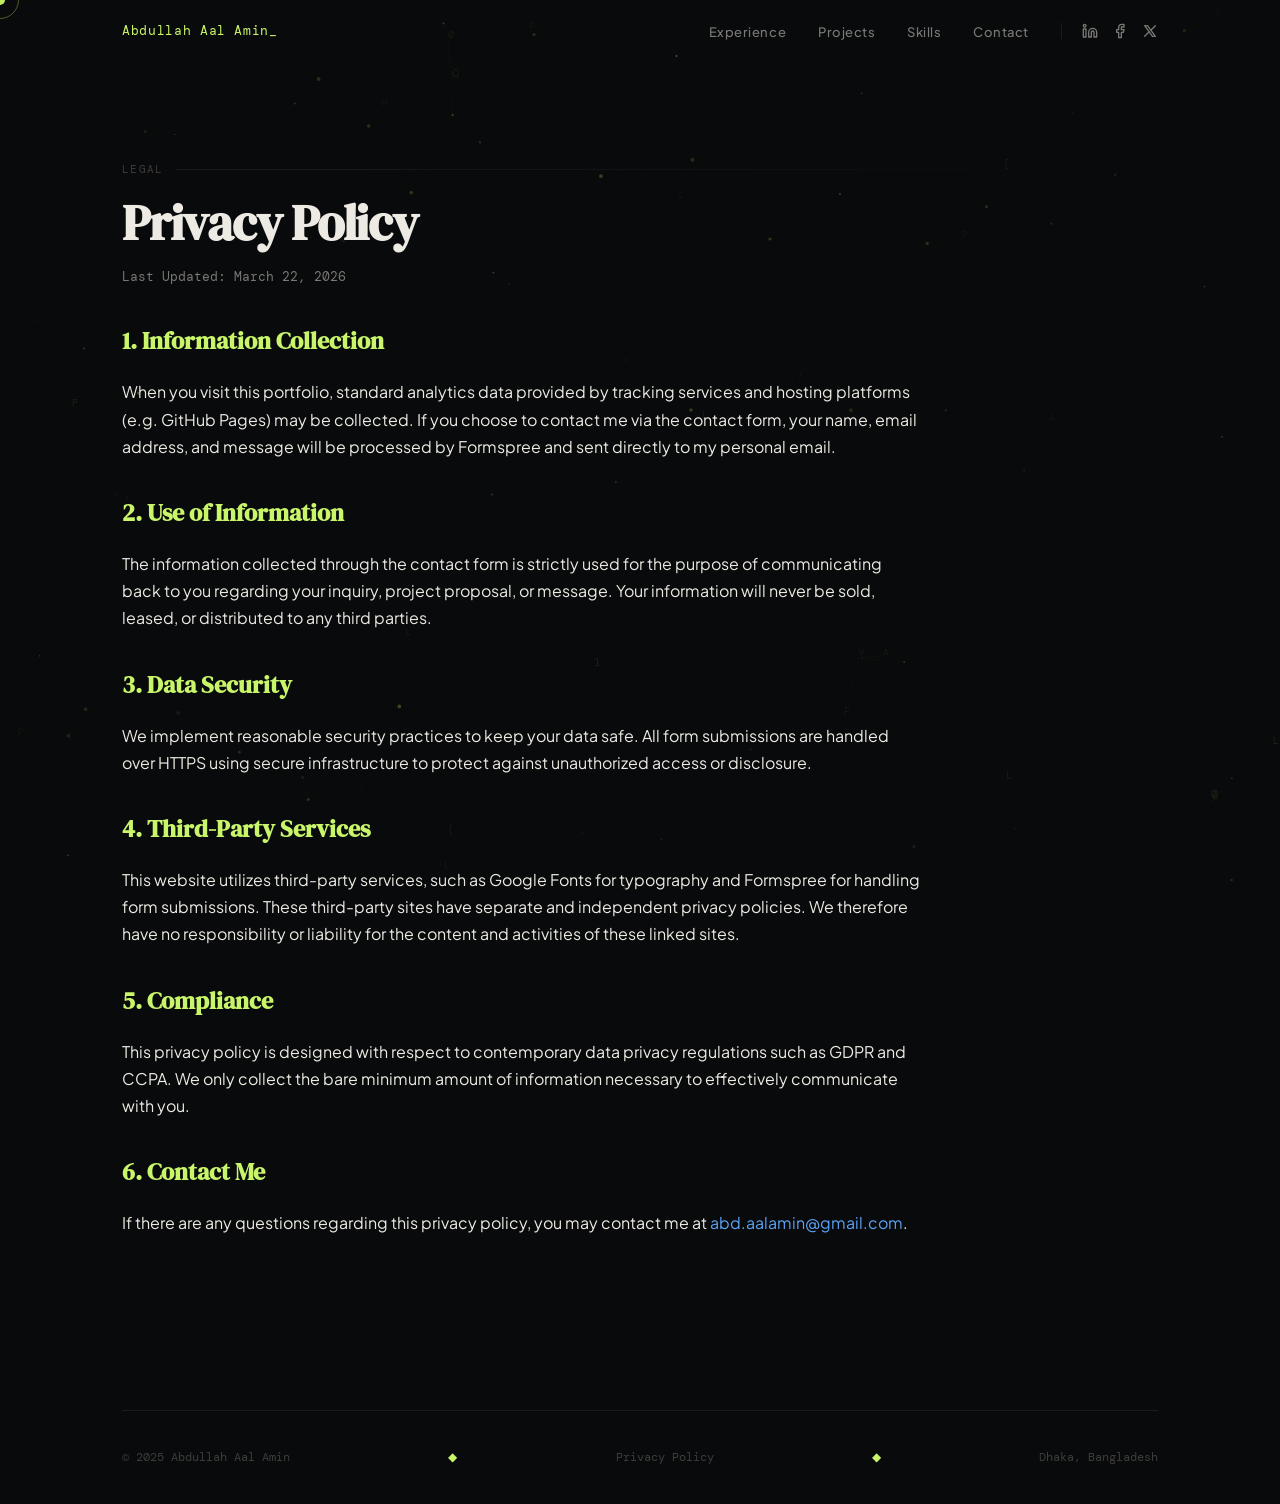
<file: privacy-policy.html>
<!DOCTYPE html>
<html lang="en">
<head>
<meta charset="UTF-8">
<meta name="viewport" content="width=device-width, initial-scale=1.0">
<title>Privacy Policy — Abdullah Aal Amin</title>
<link rel="preconnect" href="https://fonts.googleapis.com">
<link rel="preconnect" href="https://fonts.gstatic.com" crossorigin>
<link href="https://fonts.googleapis.com/css2?family=DM+Serif+Display:ital@0;1&family=DM+Mono:wght@400;500&family=Plus+Jakarta+Sans:wght@300;400;500;600;700&display=swap" rel="stylesheet">
<link rel="stylesheet" href="css/styles.css">
  <meta name="description" content="Privacy Policy for Abdullah Aal Amin's Portfolio">
  <meta name="author" content="Abdullah Aal Amin">
</head>
<body>
<div id="cur"></div>
<div id="cur-r"></div>
<canvas id="bgc"></canvas>

<div class="wrap">

<nav id="nav">
  <div class="in">
    <a href="index.html" class="nlogo">Abdullah Aal Amin</a>
    <div class="nav-right">
      <ul class="nlinks">
        <li><a href="index.html#experience">Experience</a></li>
        <li><a href="index.html#projects">Projects</a></li>
        <li><a href="index.html#skills">Skills</a></li>
        <li><a href="index.html#contact">Contact</a></li>
      </ul>
      <div class="social-share">
        <a href="https://www.linkedin.com/shareArticle?mini=true&url=https://abdullah-aal-amin.com" target="_blank" class="share-icon" title="Share on LinkedIn">
          <svg viewBox="0 0 24 24" width="16" height="16" stroke="currentColor" stroke-width="2" fill="none" stroke-linecap="round" stroke-linejoin="round"><path d="M16 8a6 6 0 0 1 6 6v7h-4v-7a2 2 0 0 0-2-2 2 2 0 0 0-2 2v7h-4v-7a6 6 0 0 1 6-6z"></path><rect x="2" y="9" width="4" height="12"></rect><circle cx="4" cy="4" r="2"></circle></svg>
        </a>
        <a href="https://www.facebook.com/sharer/sharer.php?u=https://abdullah-aal-amin.com" target="_blank" class="share-icon" title="Share on Facebook">
          <svg viewBox="0 0 24 24" width="16" height="16" stroke="currentColor" stroke-width="2" fill="none" stroke-linecap="round" stroke-linejoin="round"><path d="M18 2h-3a5 5 0 0 0-5 5v3H7v4h3v8h4v-8h3l1-4h-4V7a1 1 0 0 1 1-1h3z"></path></svg>
        </a>
        <a href="https://twitter.com/intent/tweet?url=https://abdullah-aal-amin.com" target="_blank" class="share-icon" title="Share on X">
          <svg viewBox="0 0 24 24" width="16" height="16" stroke="currentColor" stroke-width="2" fill="none" stroke-linecap="round" stroke-linejoin="round"><path d="M4 4l11.733 16h4.267l-11.733 -16z"></path><path d="M4 20l6.768 -6.768m2.46 -2.46l6.772 -6.772"></path></svg>
        </a>
      </div>
    </div>
  </div>
</nav>

<section id="policy" style="padding-top:160px; min-height:80vh;">
  <div class="container">
    <div class="slabel rv">Legal</div>
    <h2 class="rv">Privacy Policy</h2>

    <div class="sdesc rv" style="max-width:800px; color:var(--tx);">
      <p style="margin-bottom:20px; font-family:var(--fm); font-size:13px; color:var(--mu);">Last Updated: March 22, 2026</p>

      <h3 style="color:var(--ac); margin:32px 0 16px; font-family:var(--fd); font-size:24px;">1. Information Collection</h3>
      <p style="margin-bottom:16px; line-height:1.7;">When you visit this portfolio, standard analytics data provided by tracking services and hosting platforms (e.g. GitHub Pages) may be collected. If you choose to contact me via the contact form, your name, email address, and message will be processed by Formspree and sent directly to my personal email.</p>

      <h3 style="color:var(--ac); margin:32px 0 16px; font-family:var(--fd); font-size:24px;">2. Use of Information</h3>
      <p style="margin-bottom:16px; line-height:1.7;">The information collected through the contact form is strictly used for the purpose of communicating back to you regarding your inquiry, project proposal, or message. Your information will never be sold, leased, or distributed to any third parties.</p>

      <h3 style="color:var(--ac); margin:32px 0 16px; font-family:var(--fd); font-size:24px;">3. Data Security</h3>
      <p style="margin-bottom:16px; line-height:1.7;">We implement reasonable security practices to keep your data safe. All form submissions are handled over HTTPS using secure infrastructure to protect against unauthorized access or disclosure.</p>

      <h3 style="color:var(--ac); margin:32px 0 16px; font-family:var(--fd); font-size:24px;">4. Third-Party Services</h3>
      <p style="margin-bottom:16px; line-height:1.7;">This website utilizes third-party services, such as Google Fonts for typography and Formspree for handling form submissions. These third-party sites have separate and independent privacy policies. We therefore have no responsibility or liability for the content and activities of these linked sites.</p>

      <h3 style="color:var(--ac); margin:32px 0 16px; font-family:var(--fd); font-size:24px;">5. Compliance</h3>
      <p style="margin-bottom:16px; line-height:1.7;">This privacy policy is designed with respect to contemporary data privacy regulations such as GDPR and CCPA. We only collect the bare minimum amount of information necessary to effectively communicate with you.</p>

      <h3 style="color:var(--ac); margin:32px 0 16px; font-family:var(--fd); font-size:24px;">6. Contact Me</h3>
      <p style="margin-bottom:16px; line-height:1.7;">If there are any questions regarding this privacy policy, you may contact me at <a href="mailto:abd.aalamin@gmail.com" style="color:var(--bl); text-decoration:none; transition:color 0.2s;" onmouseover="this.style.color='var(--tx)'" onmouseout="this.style.color='var(--bl)'">abd.aalamin@gmail.com</a>.</p>
    </div>
  </div>
</section>

<div class="container">
  <footer>
    <span>© 2025 Abdullah Aal Amin</span>
    <span class="fsep" style="color:var(--ac)">◆</span>
    <a href="privacy-policy.html" style="color:var(--di); text-decoration:none; transition:color 0.2s;" onmouseover="this.style.color='var(--tx)'" onmouseout="this.style.color='var(--di)'">Privacy Policy</a>
    <span class="fsep" style="color:var(--ac)">◆</span>
    <span>Dhaka, Bangladesh</span>
  </footer>
</div>
</div>

<script src="js/script.js" defer></script>
</body>
</html>
</file>
<file: css/styles.css>
/* ============================================
   PORTFOLIO STYLES
   Author: Abdullah Aal Amin
   Description: Full Stack Laravel Developer Portfolio
   ============================================ */

/* ============================================
   CSS VARIABLES
   ============================================ */
:root {
  /* Background Colors */
  --bg: #080a0b;
  --sur: #101315;
  --sur2: #181c1f;
  
  /* Border Colors */
  --b: rgba(255, 255, 255, 0.07);
  --bh: rgba(255, 255, 255, 0.14);
  
  /* Text Colors */
  --tx: #eceae3;
  --mu: #7a7874;
  --di: #3e3d3b;
  
  /* Accent Colors */
  --ac: #c8f56a;
  --a10: rgba(200, 245, 106, 0.10);
  --a20: rgba(200, 245, 106, 0.20);
  
  /* Additional Colors */
  --bl: #5ba3f5;
  --tl: #4ad9b0;
  --pk: #f06292;
  --am: #f5c842;
  
  /* Fonts */
  --fd: 'DM Serif Display', serif;
  --fb: 'Plus Jakarta Sans', sans-serif;
  --fm: 'DM Mono', monospace;
}

/* ============================================
   RESET & BASE STYLES
   ============================================ */
*,
*::before,
*::after {
  box-sizing: border-box;
  margin: 0;
  padding: 0;
}

html {
  scroll-behavior: smooth;
}

body {
  background: var(--bg);
  color: var(--tx);
  font-family: var(--fb);
  font-size: 15px;
  line-height: 1.7;
  -webkit-font-smoothing: antialiased;
  overflow-x: hidden;
  cursor: none;
}

/* Custom Scrollbar */
::-webkit-scrollbar {
  width: 3px;
}

::-webkit-scrollbar-thumb {
  background: rgba(200, 245, 106, 0.3);
  border-radius: 2px;
}

/* ============================================
   CUSTOM CURSOR
   ============================================ */
#cur {
  position: fixed;
  width: 10px;
  height: 10px;
  background: var(--ac);
  border-radius: 50%;
  pointer-events: none;
  z-index: 9999;
  transform: translate(-50%, -50%);
  mix-blend-mode: difference;
  transition: width 0.2s, height 0.2s;
}

#cur-r {
  position: fixed;
  width: 38px;
  height: 38px;
  border: 1px solid rgba(200, 245, 106, 0.35);
  border-radius: 50%;
  pointer-events: none;
  z-index: 9998;
  transform: translate(-50%, -50%);
  transition: width 0.3s, height 0.3s, opacity 0.3s;
}

a:hover ~ #cur,
button:hover ~ #cur {
  width: 22px;
  height: 22px;
}

/* ============================================
   CANVAS BACKGROUND
   ============================================ */
#bgc {
  position: fixed;
  inset: 0;
  z-index: 0;
  pointer-events: none;
}

/* ============================================
   LAYOUT
   ============================================ */
.wrap {
  position: relative;
  z-index: 2;
}

.container {
  max-width: 1100px;
  margin: 0 auto;
  padding: 0 32px;
}

/* ============================================
   NAVIGATION
   ============================================ */
nav {
  position: fixed;
  top: 0;
  left: 0;
  right: 0;
  z-index: 200;
  padding: 18px 0;
  transition: all 0.4s;
}

nav.sc {
  background: rgba(8, 10, 11, 0.82);
  backdrop-filter: blur(24px);
  border-bottom: 1px solid var(--b);
}

nav .in {
  max-width: 1100px;
  margin: 0 auto;
  padding: 0 32px;
  display: flex;
  align-items: center;
  justify-content: space-between;
}

.nlogo {
  font-family: var(--fm);
  font-size: 13px;
  color: var(--ac);
  text-decoration: none;
  letter-spacing: 0.05em;
}

.nlogo::after {
  content: '_';
  animation: blink 1.1s step-end infinite;
}

.nlinks {
  display: flex;
  gap: 32px;
  list-style: none;
}

.nlinks a {
  color: var(--mu);
  text-decoration: none;
  font-size: 13px;
  font-weight: 500;
  letter-spacing: 0.04em;
  transition: color 0.2s;
  position: relative;
}

.nlinks a::after {
  content: '';
  position: absolute;
  bottom: -2px;
  left: 0;
  width: 0;
  height: 1px;
  background: var(--ac);
  transition: width 0.3s;
}

.nlinks a:hover {
  color: var(--tx);
}

.nlinks a:hover::after {
  width: 100%;
}

.nav-right {
  display: flex;
  align-items: center;
  gap: 32px;
}

.social-share {
  display: flex;
  align-items: center;
  gap: 14px;
  border-left: 1px solid var(--b);
  padding-left: 20px;
}

.share-icon {
  display: flex;
  align-items: center;
  justify-content: center;
  color: var(--mu);
  transition: all 0.2s;
  cursor: none;
}

.share-icon:hover {
  color: var(--ac);
  transform: translateY(-2px);
}

/* ============================================
   HERO SECTION
   ============================================ */
#hero {
  min-height: 100vh;
  display: flex;
  align-items: center;
  padding: 140px 0 100px;
  position: relative;
  overflow: hidden;
}

.h-glow {
  position: absolute;
  top: 15%;
  left: 50%;
  transform: translateX(-50%);
  width: 900px;
  height: 900px;
  background: radial-gradient(ellipse, rgba(200, 245, 106, 0.035) 0%, transparent 60%);
  pointer-events: none;
  animation: pglow 5s ease-in-out infinite;
}

.h-grid {
  display: grid;
  grid-template-columns: 1fr 1fr;
  gap: 80px;
  align-items: center;
}

.eyebrow {
  display: inline-flex;
  align-items: center;
  gap: 10px;
  font-family: var(--fm);
  font-size: 11px;
  color: var(--ac);
  letter-spacing: 0.12em;
  text-transform: uppercase;
  margin-bottom: 28px;
  opacity: 0;
  animation: sil 0.7s 0.2s ease forwards;
}

.edot {
  width: 6px;
  height: 6px;
  border-radius: 50%;
  background: var(--ac);
  animation: dp 2s ease-in-out infinite;
  flex-shrink: 0;
}

h1 {
  font-family: var(--fd);
  font-size: clamp(44px, 5.5vw, 72px);
  line-height: 1.04;
  letter-spacing: -0.025em;
  margin-bottom: 24px;
  opacity: 0;
  animation: sil 0.8s 0.35s ease forwards;
}

h1 em {
  font-style: italic;
  color: var(--ac);
  position: relative;
}

h1 em::after {
  content: '';
  position: absolute;
  bottom: 4px;
  left: 0;
  right: 0;
  height: 2px;
  background: linear-gradient(90deg, var(--ac), transparent);
  transform: scaleX(0);
  transform-origin: left;
  animation: udraw 1s 1.3s ease forwards;
}

.tw-wrap {
  font-family: var(--fm);
  font-size: 13px;
  color: var(--ac);
  min-height: 24px;
  margin-bottom: 10px;
  opacity: 0;
  animation: fi 0.5s 0.55s forwards;
}

.hero-desc {
  color: var(--mu);
  font-size: 16px;
  line-height: 1.8;
  margin-bottom: 44px;
  max-width: 460px;
  opacity: 0;
  animation: sil 0.7s 0.65s ease forwards;
}

.hctas {
  display: flex;
  gap: 12px;
  flex-wrap: wrap;
  opacity: 0;
  animation: sil 0.7s 0.8s ease forwards;
}

/* Buttons */
.btn {
  display: inline-flex;
  align-items: center;
  gap: 8px;
  padding: 13px 26px;
  border-radius: 8px;
  font-size: 13px;
  font-weight: 600;
  letter-spacing: 0.04em;
  text-decoration: none;
  cursor: none;
  border: none;
  transition: all 0.25s;
  white-space: nowrap;
}

.btn-p {
  background: var(--ac);
  color: #080a0b;
  position: relative;
  overflow: hidden;
}

.btn-p::before {
  content: '';
  position: absolute;
  inset: 0;
  background: linear-gradient(135deg, rgba(255, 255, 255, 0.2), transparent);
  opacity: 0;
  transition: opacity 0.3s;
}

.btn-p:hover::before {
  opacity: 1;
}

.btn-p:hover {
  transform: translateY(-2px);
  box-shadow: 0 14px 40px rgba(200, 245, 106, 0.3);
}

.btn-g {
  background: transparent;
  color: var(--tx);
  border: 1px solid var(--bh);
}

.btn-g:hover {
  border-color: var(--ac);
  color: var(--ac);
  box-shadow: 0 0 20px rgba(200, 245, 106, 0.1);
}

/* Hero Card */
.hcard {
  background: var(--sur);
  border: 1px solid var(--b);
  border-radius: 20px;
  padding: 36px;
  position: relative;
  overflow: hidden;
  opacity: 0;
  animation: sir 0.9s 0.5s ease forwards;
  transition: transform 0.15s ease-out;
}

.hcard-glow {
  position: absolute;
  inset: 0;
  background: radial-gradient(circle at var(--mx, 50%) var(--my, 40%), rgba(200, 245, 106, 0.09) 0%, transparent 55%);
  pointer-events: none;
  opacity: 0;
  transition: opacity 0.4s;
}

.hcard:hover .hcard-glow {
  opacity: 1;
}

.sgrid {
  display: grid;
  grid-template-columns: 1fr 1fr;
  gap: 24px;
  margin-bottom: 32px;
}

.snum {
  font-family: var(--fd);
  font-size: 42px;
  color: var(--tx);
  line-height: 1;
  margin-bottom: 4px;
}

.snum span {
  color: var(--ac);
}

.slbl {
  font-size: 11px;
  color: var(--mu);
  font-weight: 600;
  letter-spacing: 0.06em;
  text-transform: uppercase;
}

.tbs {
  display: flex;
  flex-wrap: wrap;
  gap: 7px;
}

.badge {
  font-family: var(--fm);
  font-size: 11px;
  padding: 4px 10px;
  border-radius: 4px;
  background: var(--sur2);
  color: var(--mu);
  border: 1px solid var(--b);
  transition: all 0.2s;
  cursor: none;
}

.badge:hover {
  border-color: var(--bh);
  color: var(--tx);
}

.badge.ac {
  color: var(--ac);
  border-color: var(--a20);
  background: var(--a10);
}

.badge.bl {
  color: var(--bl);
  border-color: rgba(91, 163, 245, 0.2);
  background: rgba(91, 163, 245, 0.08);
}

.badge.tl {
  color: var(--tl);
  border-color: rgba(74, 217, 176, 0.2);
  background: rgba(74, 217, 176, 0.08);
}

/* Scroll Indicator */
.scroll-ind {
  position: absolute;
  bottom: 40px;
  left: 50%;
  transform: translateX(-50%);
  display: flex;
  flex-direction: column;
  align-items: center;
  gap: 8px;
  opacity: 0;
  animation: fi 1s 1.6s forwards;
}

.scroll-line {
  width: 1px;
  height: 56px;
  background: linear-gradient(to bottom, var(--ac), transparent);
  transform-origin: top;
  animation: sdrop 2.2s ease-in-out infinite;
}

.scroll-txt {
  font-family: var(--fm);
  font-size: 10px;
  color: var(--di);
  letter-spacing: 0.12em;
  text-transform: uppercase;
}

/* ============================================
   SECTIONS
   ============================================ */
section {
  padding: 110px 0;
}

.slabel {
  display: flex;
  align-items: center;
  gap: 12px;
  font-family: var(--fm);
  font-size: 11px;
  color: var(--di);
  letter-spacing: 0.12em;
  text-transform: uppercase;
  margin-bottom: 16px;
}

.slabel::after {
  content: '';
  flex: 1;
  height: 1px;
  background: linear-gradient(90deg, var(--b), transparent);
}

h2 {
  font-family: var(--fd);
  font-size: clamp(30px, 4vw, 50px);
  line-height: 1.1;
  letter-spacing: -0.025em;
  margin-bottom: 16px;
}

.sdesc {
  color: var(--mu);
  font-size: 16px;
  max-width: 540px;
  margin-bottom: 64px;
  line-height: 1.75;
}

/* ============================================
   EXPERIENCE SECTION (TIMELINE)
   ============================================ */
.tline {
  position: relative;
}

.tline-bar {
  position: absolute;
  left: 0;
  top: 0;
  width: 1px;
  background: linear-gradient(to bottom, var(--ac), rgba(200, 245, 106, 0.1));
  height: 0;
  transition: height 1.2s ease;
}

.tlitem {
  padding: 0 0 56px 44px;
  position: relative;
}

.tldot {
  position: absolute;
  left: -5px;
  top: 4px;
  width: 11px;
  height: 11px;
  border-radius: 50%;
  background: var(--bg);
  border: 1.5px solid var(--di);
  transition: all 0.4s;
  z-index: 2;
}

.tlitem:hover .tldot {
  border-color: var(--ac);
  background: var(--ac);
  box-shadow: 0 0 18px rgba(200, 245, 106, 0.5);
}

.tldate {
  font-family: var(--fm);
  font-size: 11px;
  color: var(--di);
  letter-spacing: 0.06em;
  margin-bottom: 8px;
}

.tlrole {
  font-size: 18px;
  font-weight: 700;
  color: var(--tx);
  margin-bottom: 4px;
}

.tlco {
  font-size: 14px;
  color: var(--ac);
  margin-bottom: 16px;
  font-family: var(--fm);
}

.tldesc {
  color: var(--mu);
  font-size: 14px;
  line-height: 1.75;
}

.tldesc ul {
  list-style: none;
}

.tldesc li {
  padding: 4px 0 4px 18px;
  position: relative;
}

.tldesc li::before {
  content: '▸';
  position: absolute;
  left: 0;
  color: var(--ac);
  font-size: 10px;
  top: 7px;
}

.tltags {
  display: flex;
  flex-wrap: wrap;
  gap: 6px;
  margin-top: 16px;
}

/* ============================================
   PROJECTS SECTION
   ============================================ */
.pgrid {
  display: grid;
  grid-template-columns: repeat(auto-fill, minmax(min(100%, 330px), 1fr));
  gap: 20px;
}

.dgrid {
  display: grid;
  grid-template-columns: repeat(auto-fit, minmax(min(100%, 300px), 1fr));
  gap: 24px;
}

.pcard {
  background: var(--sur);
  border: 1px solid var(--b);
  border-radius: 14px;
  padding: 30px;
  position: relative;
  overflow: hidden;
  cursor: none;
  transition: border-color 0.3s;
}

.pcard::before {
  content: '';
  position: absolute;
  inset: 0;
  background: radial-gradient(circle at var(--mx, 50%) var(--my, 50%), rgba(200, 245, 106, 0.07) 0%, transparent 55%);
  opacity: 0;
  transition: opacity 0.3s;
  pointer-events: none;
}

.pcard:hover::before {
  opacity: 1;
}

.pcard:hover {
  border-color: var(--bh);
}

.pcard.feat {
  border-color: rgba(200, 245, 106, 0.15);
}

.flbl {
  position: absolute;
  top: 0;
  right: 0;
  background: var(--ac);
  color: #080a0b;
  font-family: var(--fm);
  font-size: 10px;
  font-weight: 700;
  padding: 4px 12px;
  border-radius: 0 14px 0 8px;
  letter-spacing: 0.08em;
  text-transform: uppercase;
}

.picon {
  width: 48px;
  height: 48px;
  border-radius: 12px;
  display: flex;
  align-items: center;
  justify-content: center;
  font-size: 22px;
  margin-bottom: 20px;
  background: var(--sur2);
  border: 1px solid var(--b);
}

.ptitle {
  font-size: 16px;
  font-weight: 700;
  margin-bottom: 10px;
  line-height: 1.4;
}

.pdesc {
  font-size: 13px;
  color: var(--mu);
  line-height: 1.65;
  margin-bottom: 20px;
}

.ptags {
  display: flex;
  flex-wrap: wrap;
  gap: 6px;
}

/* ============================================
   SKILLS SECTION
   ============================================ */
.sklayout {
  display: grid;
  grid-template-columns: 1fr 1fr;
  gap: 48px;
}

.skgroup {
  margin-bottom: 32px;
}

.sktitle {
  font-family: var(--fm);
  font-size: 11px;
  color: var(--di);
  letter-spacing: 0.1em;
  text-transform: uppercase;
  margin-bottom: 14px;
  padding-bottom: 10px;
  border-bottom: 1px solid var(--b);
}

.sklist {
  display: flex;
  flex-wrap: wrap;
  gap: 8px;
}

.skchip {
  font-size: 13px;
  font-weight: 500;
  padding: 7px 14px;
  border-radius: 8px;
  background: var(--sur);
  border: 1px solid var(--b);
  color: var(--tx);
  transition: all 0.25s;
  cursor: none;
  position: relative;
  overflow: hidden;
}

.skchip::before {
  content: '';
  position: absolute;
  inset: 0;
  background: var(--ac);
  transform: translateY(101%);
  transition: transform 0.25s ease;
  z-index: 0;
}

.skchip span {
  position: relative;
  z-index: 1;
  transition: color 0.25s;
}

.skchip:hover::before {
  transform: translateY(0);
}

.skchip:hover span {
  color: #080a0b;
}

/* ============================================
   ACHIEVEMENTS SECTION
   ============================================ */
.agrid {
  display: grid;
  grid-template-columns: repeat(3, 1fr);
  gap: 16px;
}

.acard {
  background: var(--sur);
  border: 1px solid var(--b);
  border-radius: 12px;
  padding: 28px;
  transition: all 0.3s;
  cursor: none;
  position: relative;
  overflow: hidden;
}

.acard::after {
  content: '';
  position: absolute;
  bottom: 0;
  left: 0;
  right: 0;
  height: 2px;
  background: linear-gradient(90deg, var(--ac), transparent);
  transform: scaleX(0);
  transform-origin: left;
  transition: transform 0.4s;
}

.acard:hover {
  border-color: var(--bh);
  transform: translateY(-3px);
}

.acard:hover::after {
  transform: scaleX(1);
}

.aicon {
  font-size: 28px;
  margin-bottom: 12px;
}

.atitle {
  font-size: 14px;
  font-weight: 700;
  margin-bottom: 6px;
}

.asub {
  font-size: 12px;
  color: var(--mu);
  line-height: 1.5;
}

/* ============================================
   CONTACT SECTION
   ============================================ */
.cwrap {
  background: var(--sur);
  border: 1px solid var(--b);
  border-radius: 24px;
  padding: 64px;
  display: grid;
  grid-template-columns: 1fr 1fr;
  gap: 64px;
  position: relative;
  overflow: hidden;
}

.cblob {
  position: absolute;
  bottom: -100px;
  right: -100px;
  width: 400px;
  height: 400px;
  background: radial-gradient(circle, rgba(200, 245, 106, 0.06) 0%, transparent 70%);
  pointer-events: none;
  animation: pglow 6s ease-in-out infinite;
}

.ctitle {
  font-family: var(--fd);
  font-size: 40px;
  margin-bottom: 18px;
  line-height: 1.15;
}

.cdesc {
  color: var(--mu);
  font-size: 15px;
  line-height: 1.8;
  margin-bottom: 36px;
}

.clinks {
  display: flex;
  flex-direction: column;
  gap: 12px;
}

.clink {
  display: flex;
  align-items: center;
  gap: 14px;
  color: var(--mu);
  text-decoration: none;
  font-size: 14px;
  transition: all 0.25s;
  padding: 8px 0;
  border-bottom: 1px solid var(--b);
}

.clink:hover {
  color: var(--ac);
  border-bottom-color: var(--a20);
  padding-left: 6px;
}

.clico {
  width: 38px;
  height: 38px;
  border-radius: 10px;
  background: var(--sur2);
  border: 1px solid var(--b);
  display: flex;
  align-items: center;
  justify-content: center;
  font-size: 15px;
  flex-shrink: 0;
  transition: all 0.25s;
}

.clink:hover .clico {
  background: var(--a10);
  border-color: var(--a20);
}

.cform {
  display: flex;
  flex-direction: column;
  gap: 14px;
}

.cform input,
.cform textarea {
  width: 100%;
  padding: 14px 18px;
  background: var(--sur2);
  border: 1px solid var(--b);
  border-radius: 10px;
  color: var(--tx);
  font-family: var(--fb);
  font-size: 14px;
  outline: none;
  transition: border-color 0.25s, box-shadow 0.25s;
  resize: none;
}

.cform input:focus,
.cform textarea:focus {
  border-color: var(--ac);
  box-shadow: 0 0 0 3px rgba(200, 245, 106, 0.08);
}

.cform input::placeholder,
.cform textarea::placeholder {
  color: var(--di);
}

/* ============================================
   FOOTER
   ============================================ */
footer {
  padding: 36px 0;
  border-top: 1px solid var(--b);
  display: flex;
  align-items: center;
  justify-content: space-between;
  font-size: 12px;
  color: var(--di);
  font-family: var(--fm);
}

/* ============================================
   SCROLL REVEAL ANIMATION
   ============================================ */
.rv {
  opacity: 0;
  transform: translateY(30px);
  transition: opacity 0.7s ease, transform 0.7s ease;
}

.rv.on {
  opacity: 1;
  transform: none;
}

/* ============================================
   FLOATING ORBS
   ============================================ */
.orb {
  position: absolute;
  border-radius: 50%;
  pointer-events: none;
  animation: forb var(--d, 9s) ease-in-out infinite;
}

/* ============================================
   KEYFRAMES ANIMATIONS
   ============================================ */
@keyframes blink {
  50% {
    opacity: 0;
  }
}

@keyframes dp {
  0%, 100% {
    box-shadow: 0 0 0 0 rgba(200, 245, 106, 0.5);
  }
  50% {
    box-shadow: 0 0 0 7px rgba(200, 245, 106, 0);
  }
}

@keyframes pglow {
  0%, 100% {
    opacity: 0.7;
    transform: translateX(-50%) scale(1);
  }
  50% {
    opacity: 1;
    transform: translateX(-50%) scale(1.06);
  }
}

@keyframes udraw {
  to {
    transform: scaleX(1);
  }
}

@keyframes sil {
  from {
    opacity: 0;
    transform: translateX(-28px);
  }
  to {
    opacity: 1;
    transform: none;
  }
}

@keyframes sir {
  from {
    opacity: 0;
    transform: translateX(28px);
  }
  to {
    opacity: 1;
    transform: none;
  }
}

@keyframes fi {
  from {
    opacity: 0;
  }
  to {
    opacity: 1;
  }
}

@keyframes sdrop {
  0% {
    transform: scaleY(0);
    transform-origin: top;
  }
  50% {
    transform: scaleY(1);
    transform-origin: top;
  }
  51% {
    transform: scaleY(1);
    transform-origin: bottom;
  }
  100% {
    transform: scaleY(0);
    transform-origin: bottom;
  }
}

@keyframes forb {
  0%, 100% {
    transform: translate(0, 0);
  }
  33% {
    transform: translate(var(--x1, 20px), var(--y1, -20px));
  }
  66% {
    transform: translate(var(--x2, -15px), var(--y2, 15px));
  }
}

/* ============================================
   RESPONSIVE DESIGN
   ============================================ */
@media (max-width: 768px) {
  .h-grid,
  .sklayout,
  .cwrap {
    grid-template-columns: 1fr;
    gap: 48px;
  }

  .cwrap {
    padding: 32px 24px;
    gap: 32px;
  }

  .agrid {
    grid-template-columns: 1fr 1fr;
  }

  .nlinks {
    display: none;
  }

  .social-share {
    border-left: none;
    padding-left: 0;
  }

  .container {
    padding: 0 20px;
  }

  footer {
    flex-direction: row;
    flex-wrap: wrap;
    justify-content: center;
    gap: 8px 16px;
    padding: 24px 0;
    text-align: center;
  }

  .fsep {
    display: none;
  }

  #cur,
  #cur-r {
    display: none;
  }

  body {
    cursor: auto;
  }

  .btn,
  .badge,
  .skchip,
  .pcard,
  .acard,
  .clink {
    cursor: auto;
  }
}
</file>
